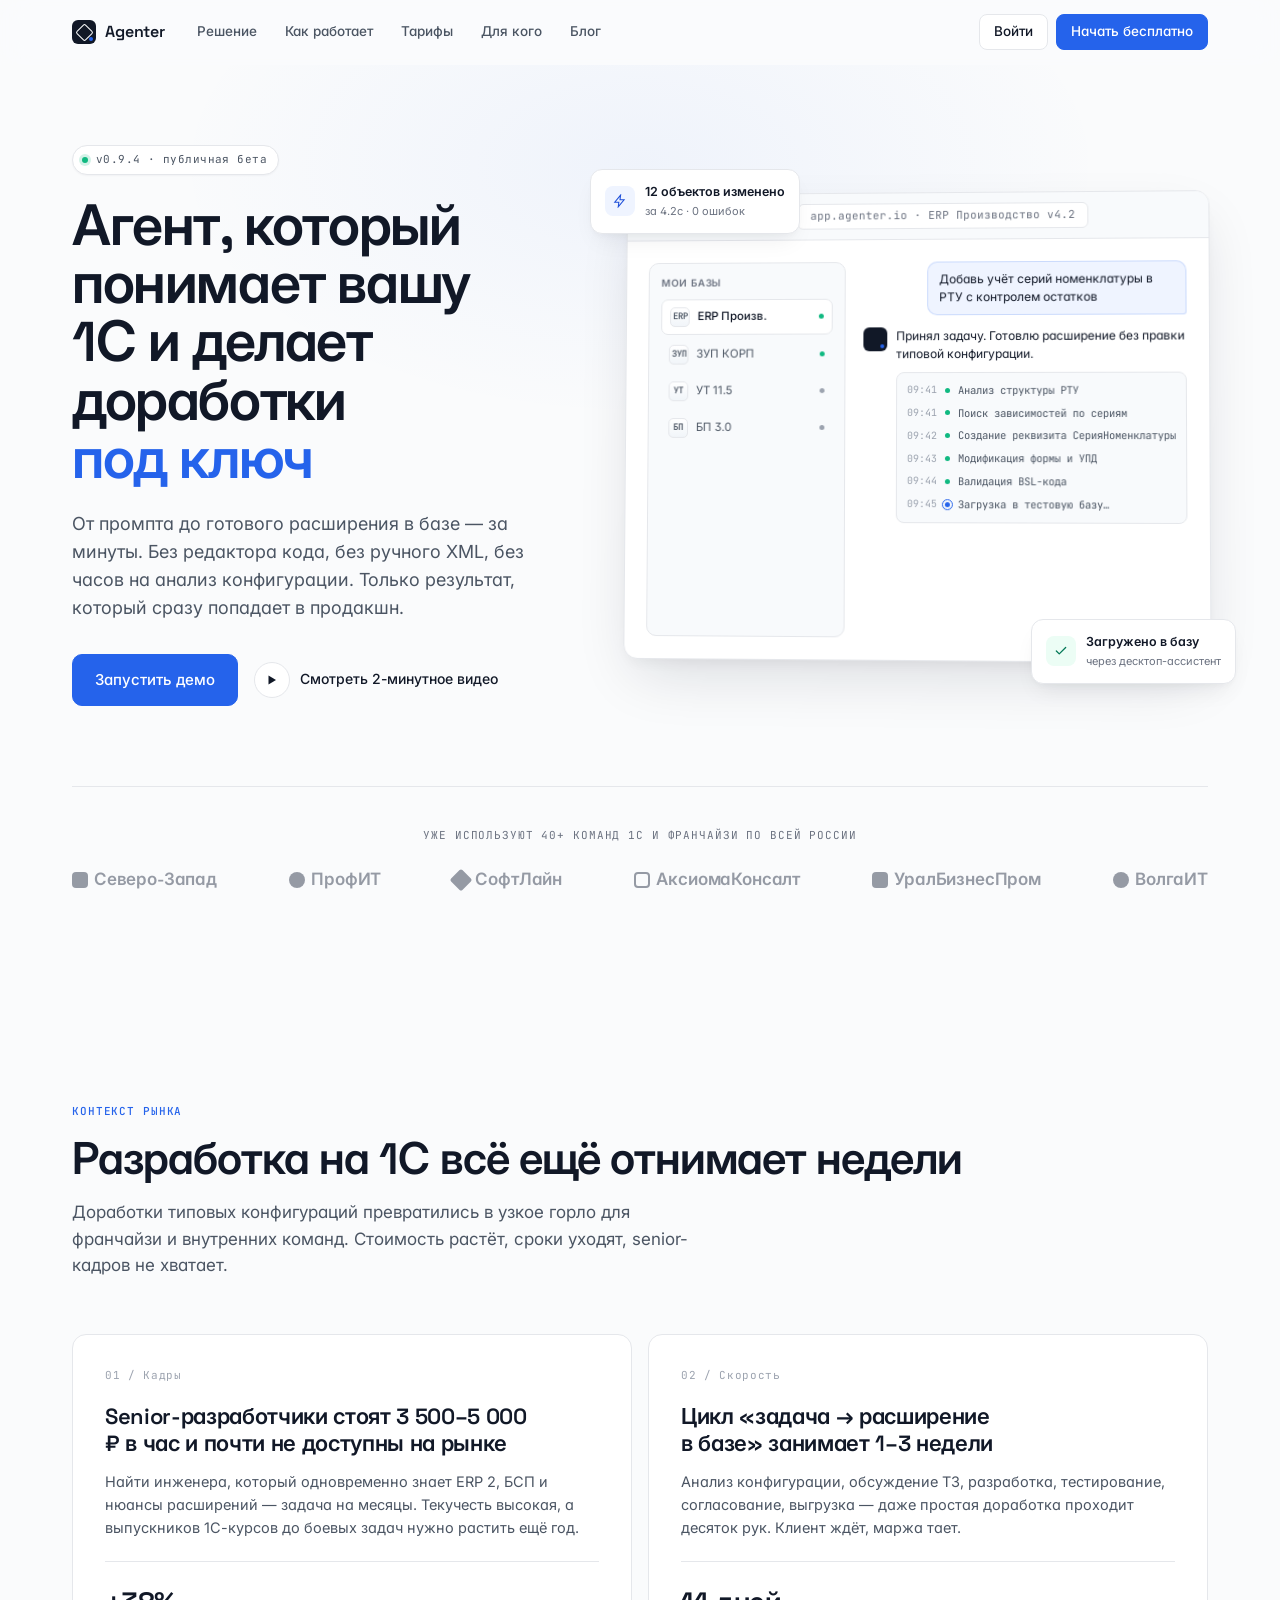
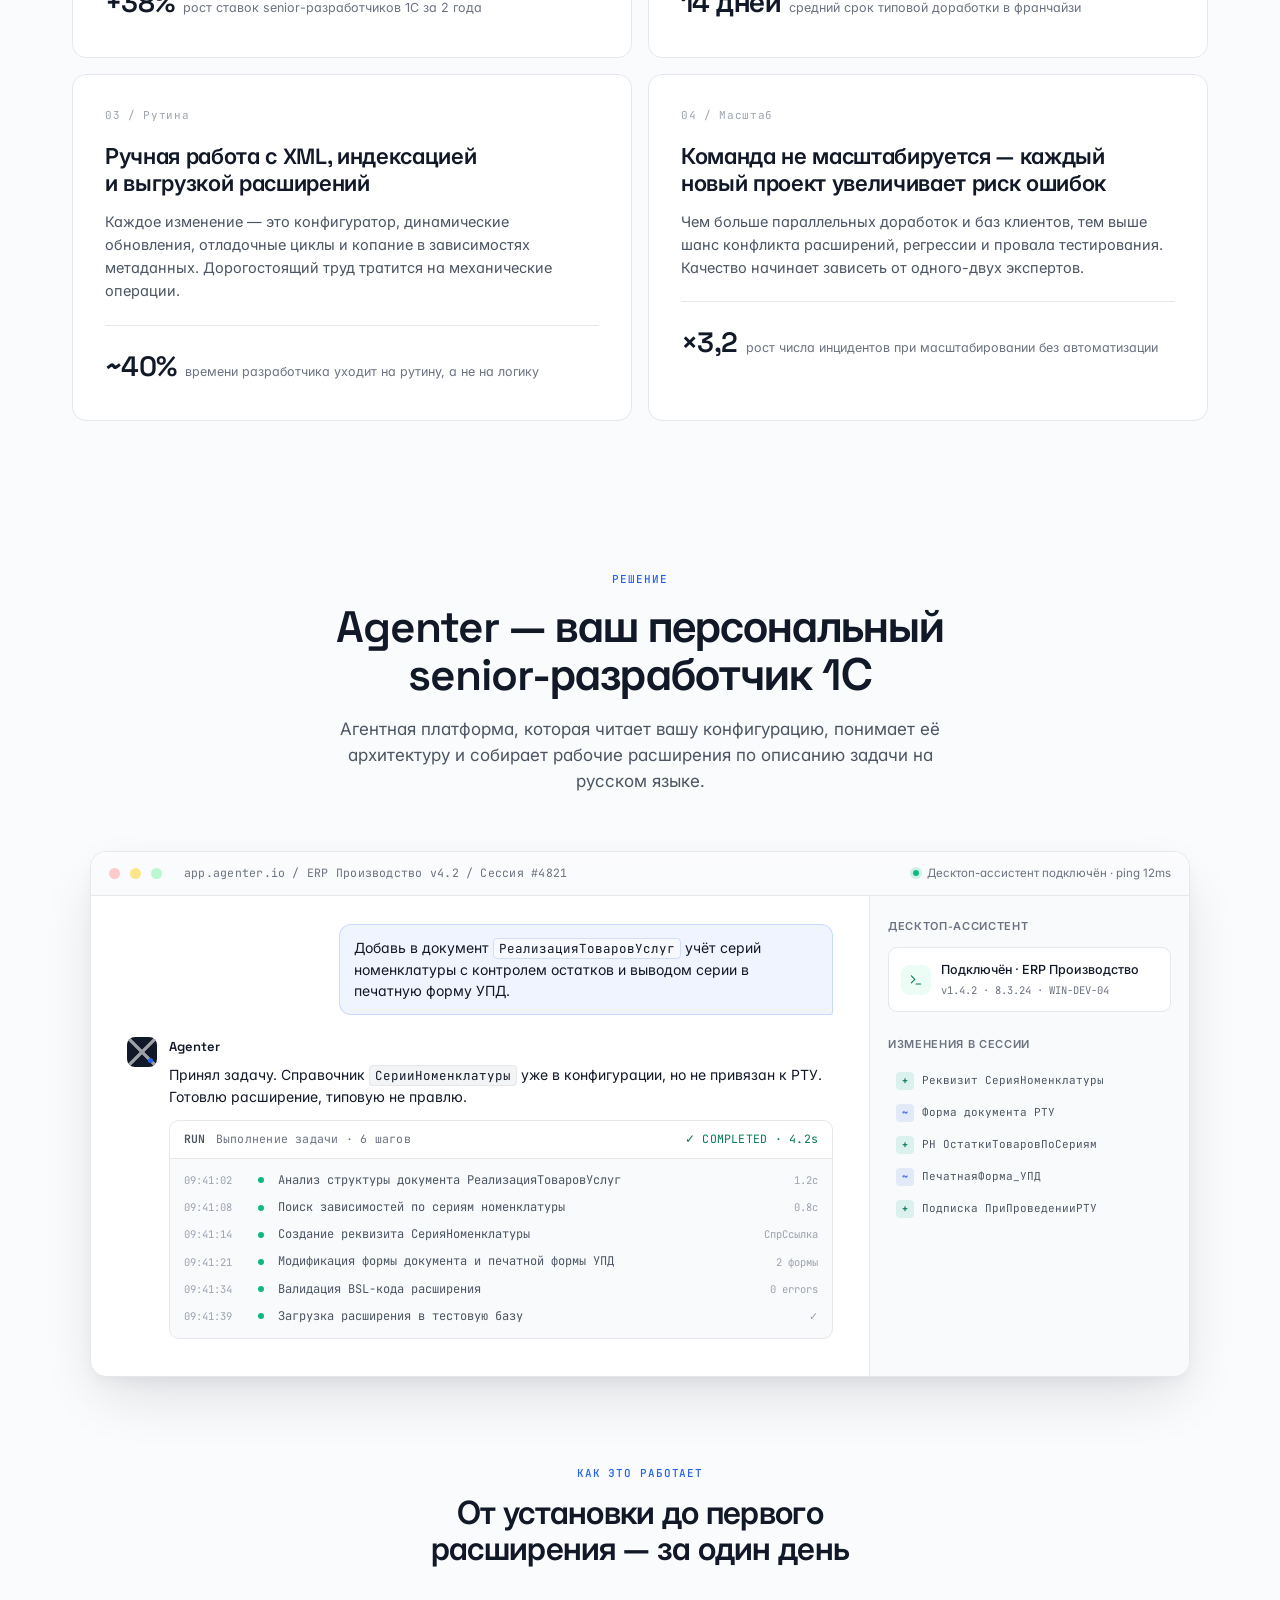
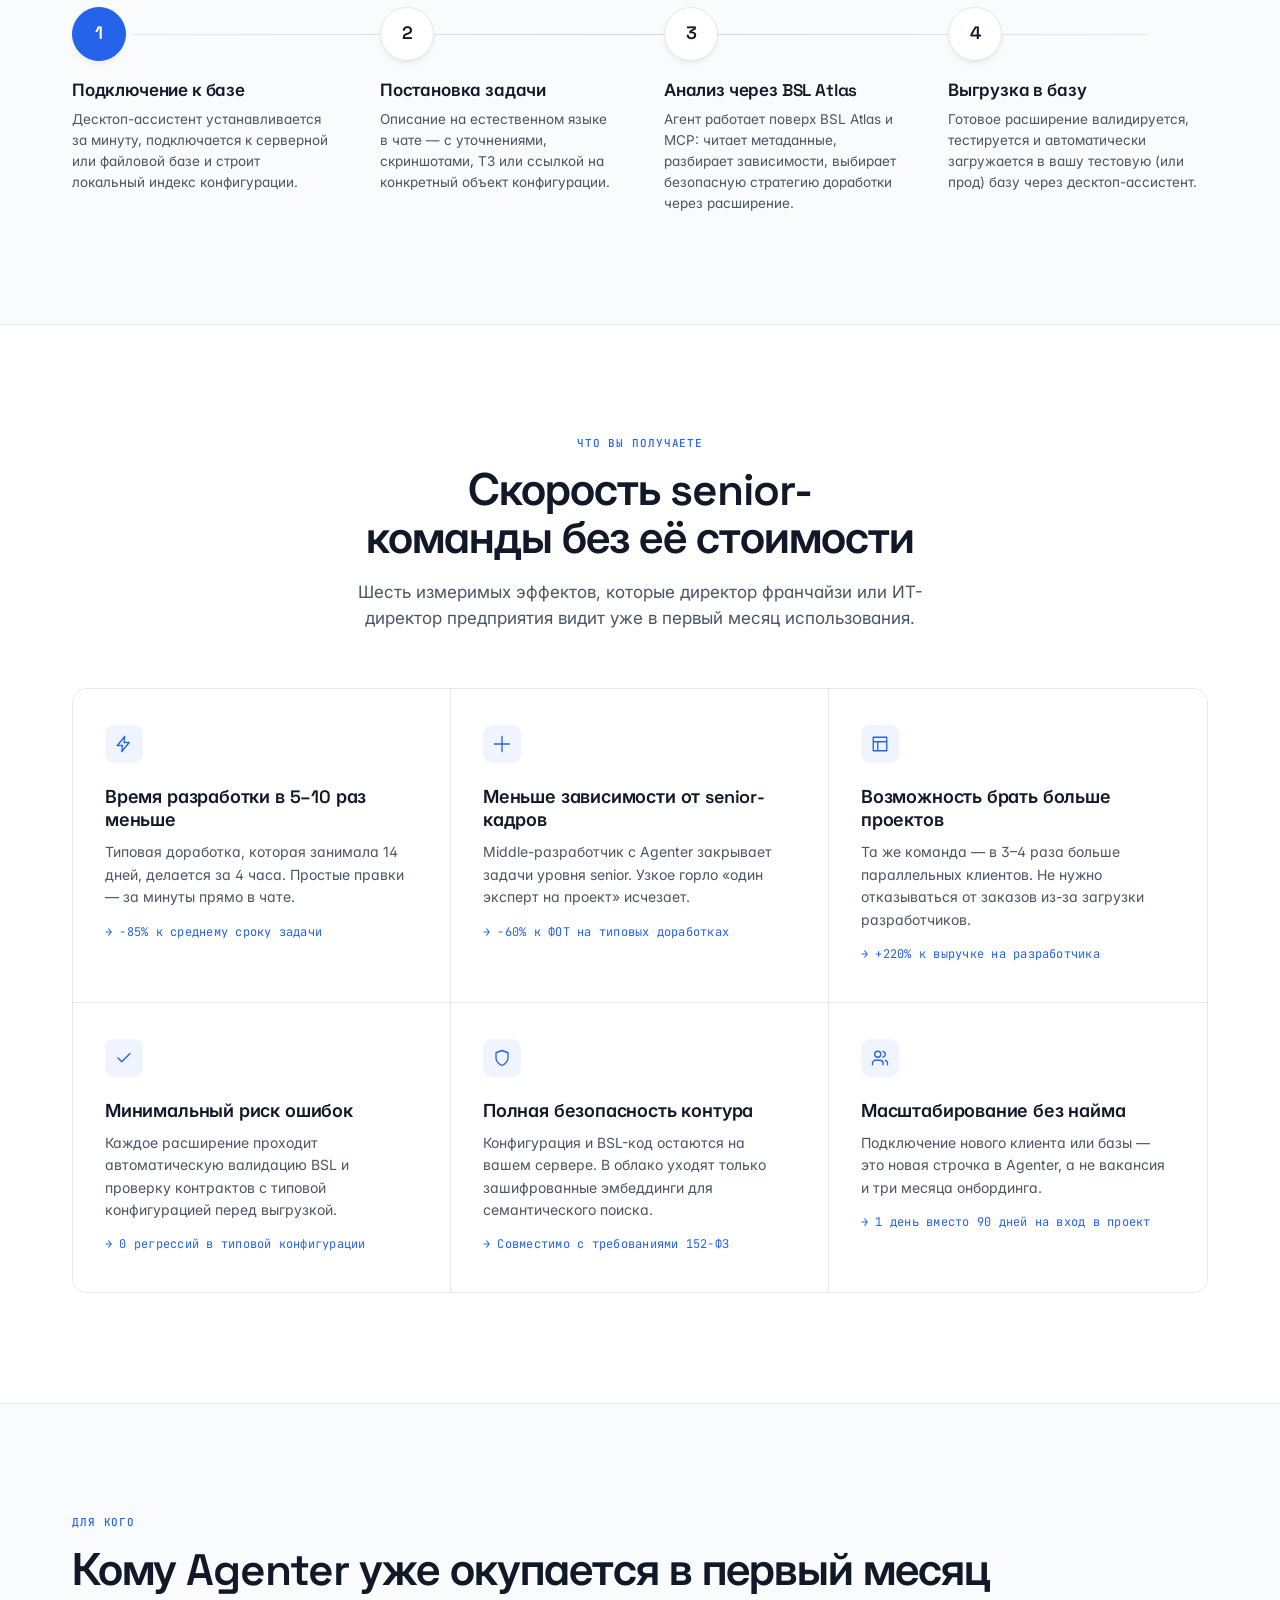
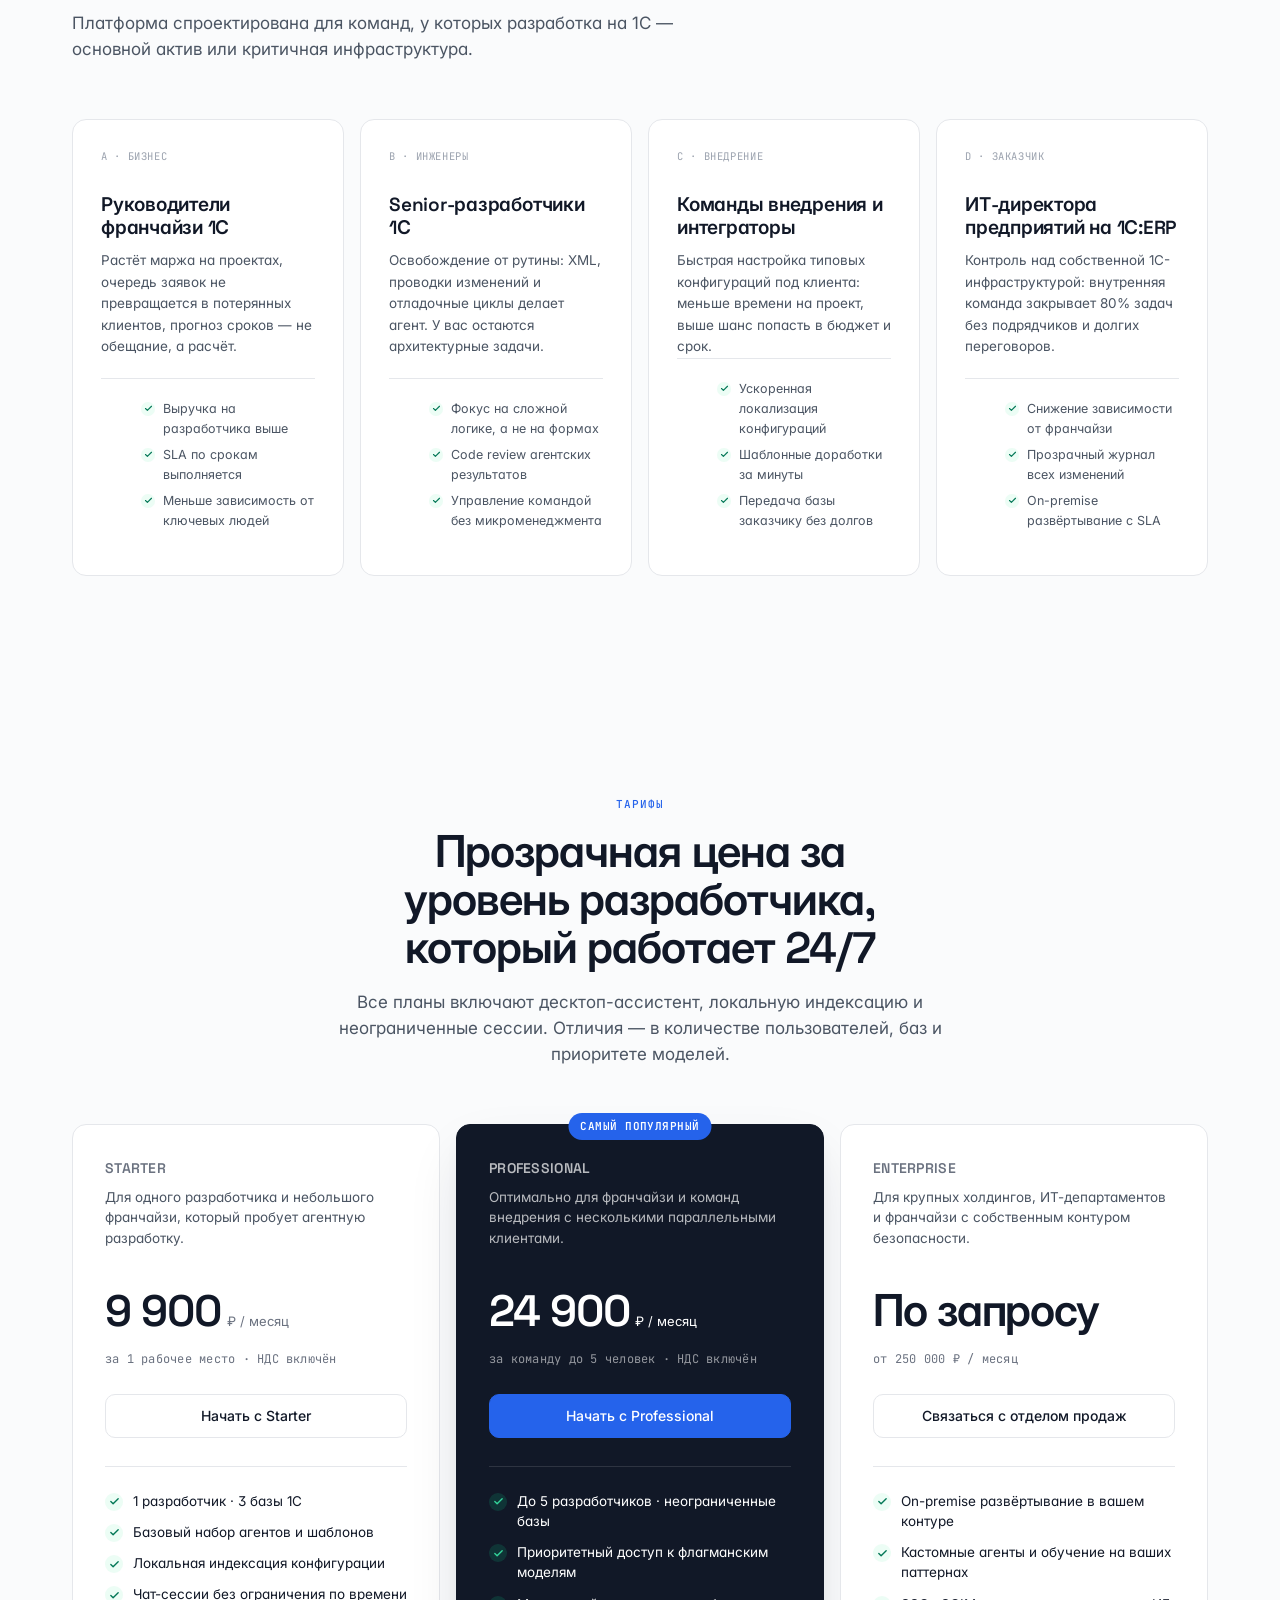
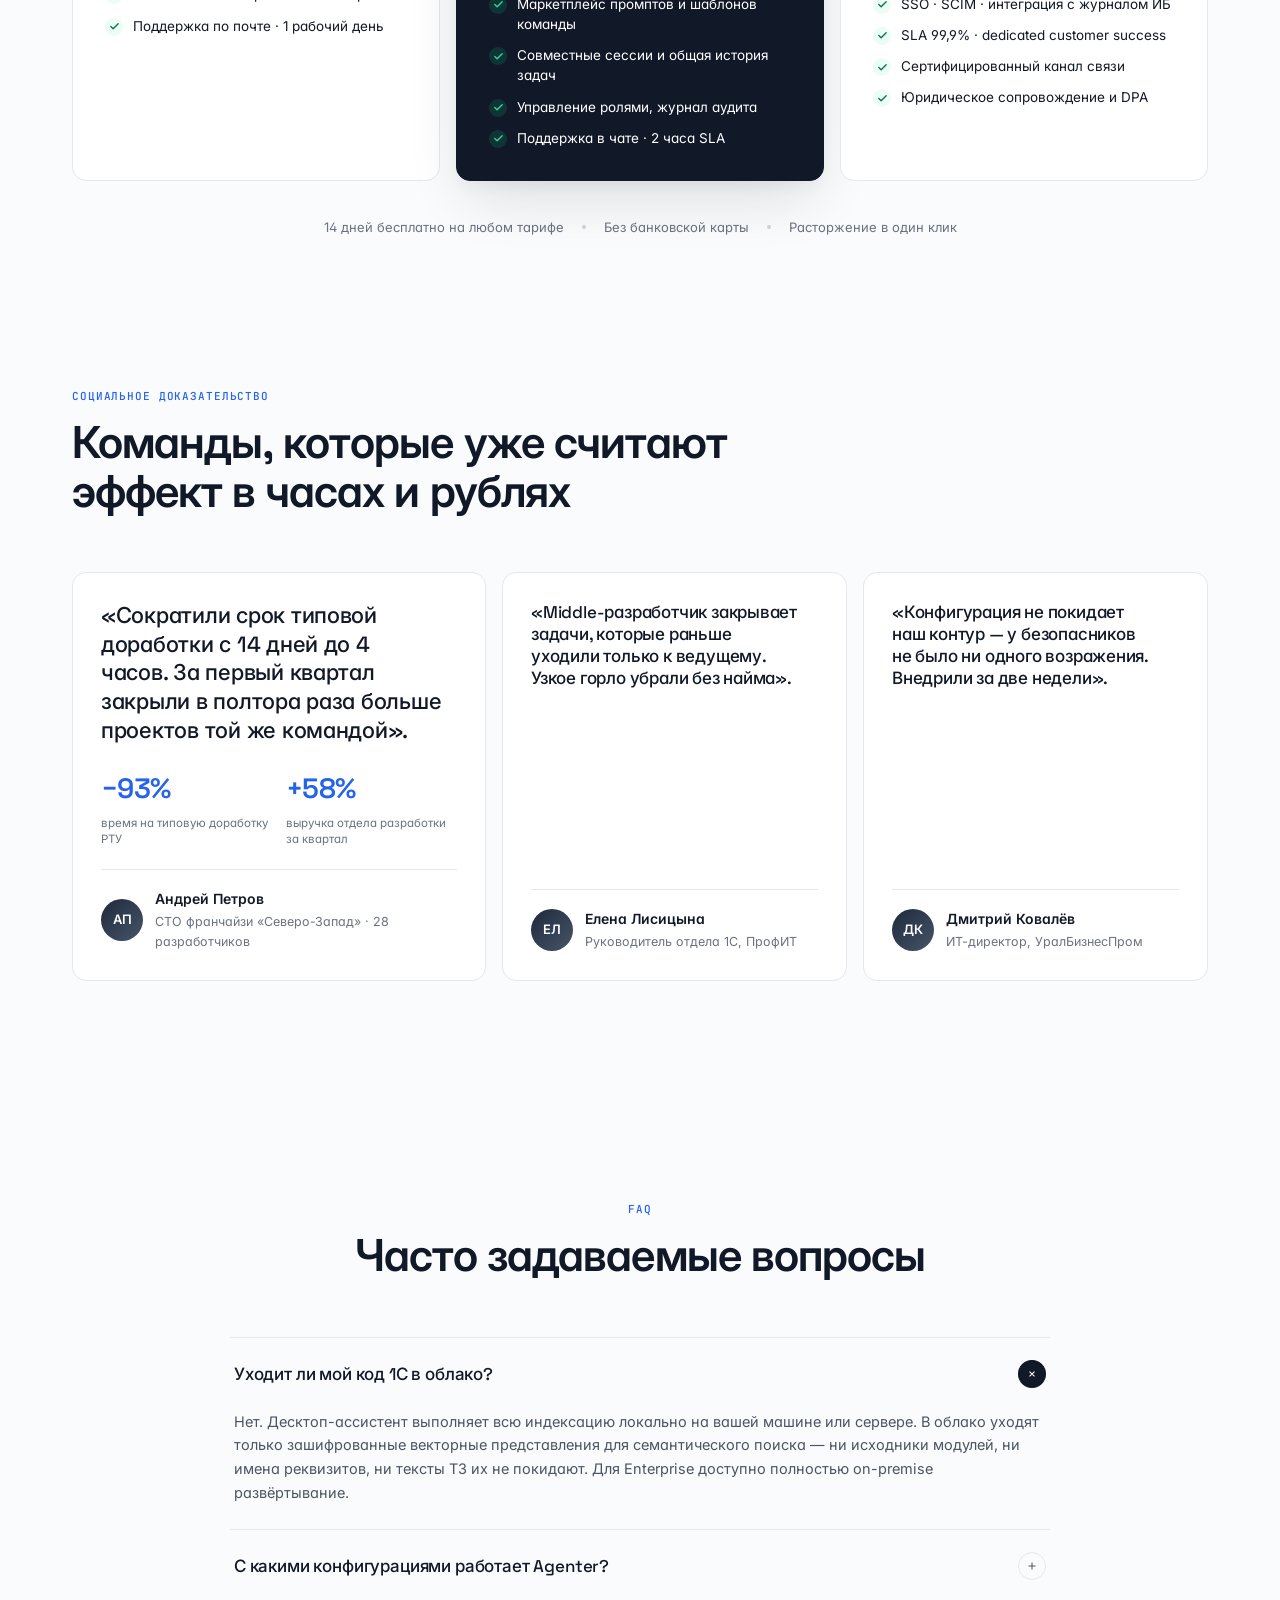
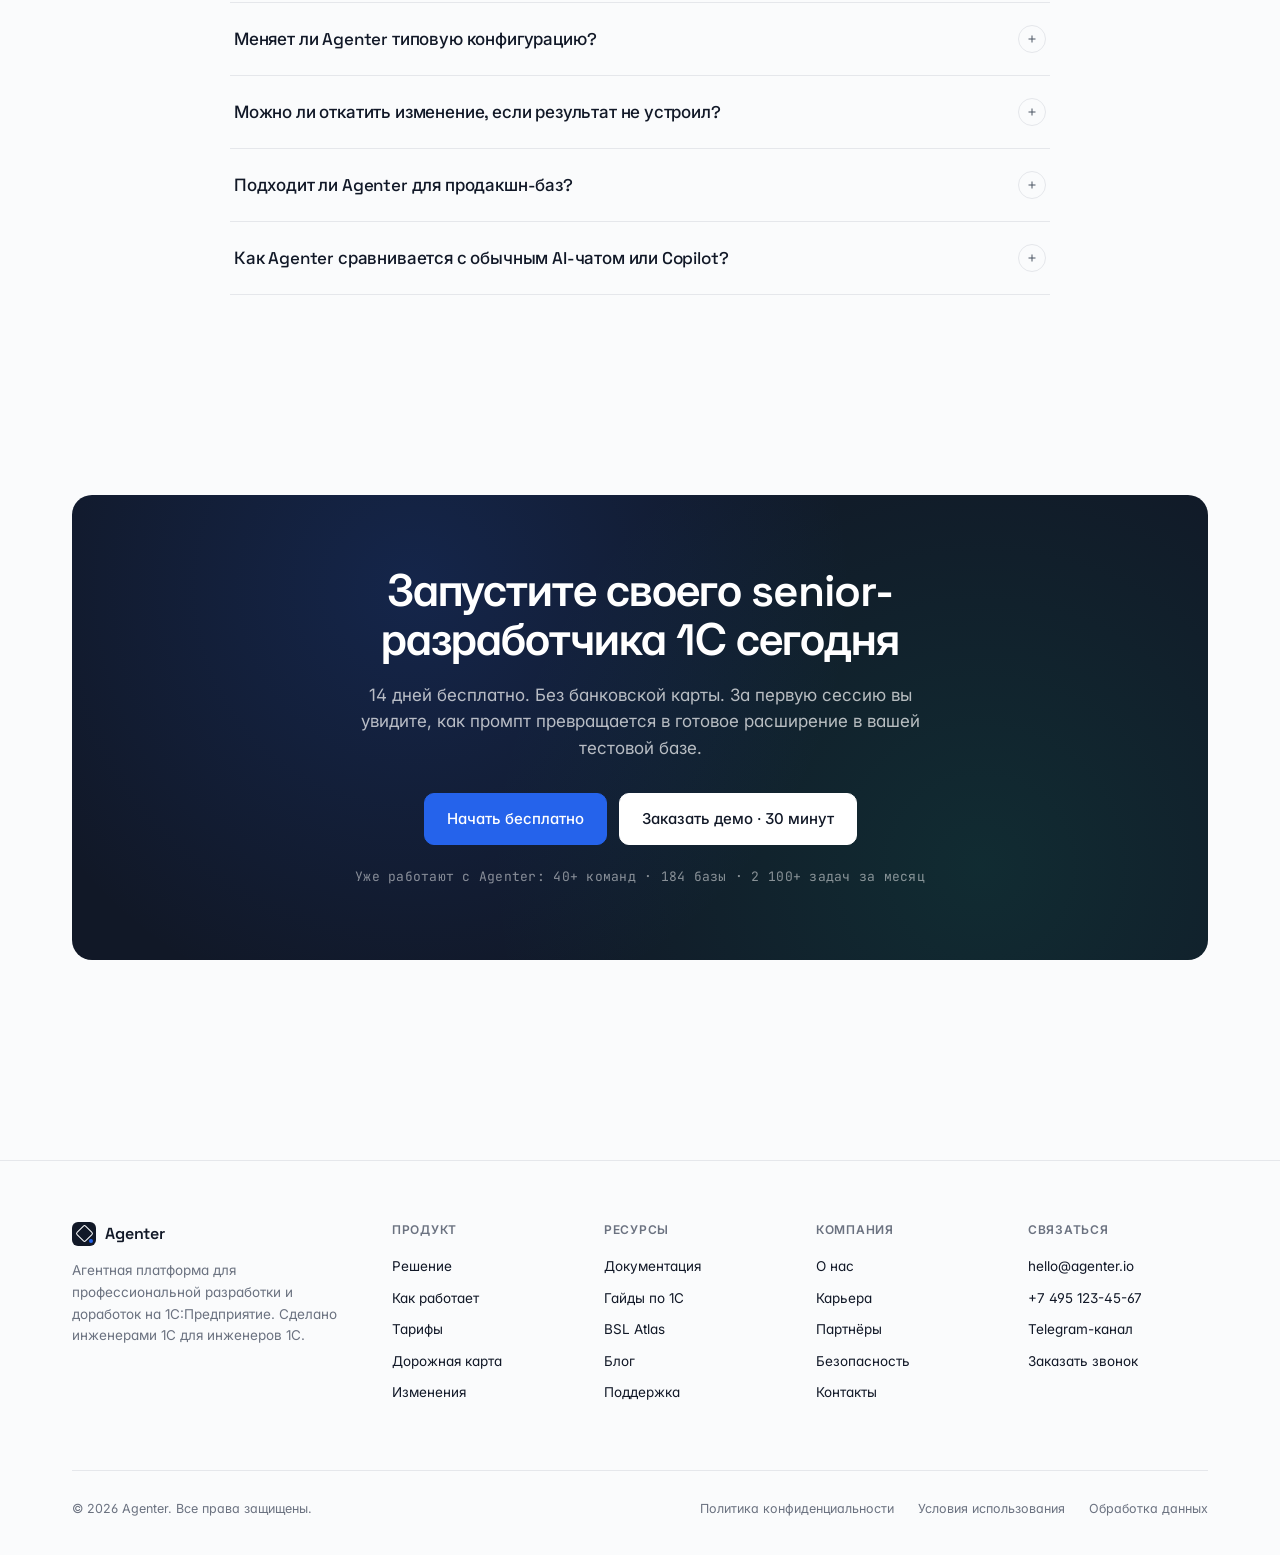
<file: frontend/Agenter Landing.html>
<!DOCTYPE html>
<html lang="ru">
<head>
<meta charset="UTF-8" />
<title>Agenter — Агентная разработка для 1С:Предприятие</title>
<meta name="viewport" content="width=device-width, initial-scale=1" />

<link rel="preconnect" href="https://fonts.googleapis.com" />
<link rel="preconnect" href="https://fonts.gstatic.com" crossorigin />
<link href="https://fonts.googleapis.com/css2?family=Inter:wght@400;500;600;700&family=Space+Grotesk:wght@500;600;700&family=JetBrains+Mono:wght@400;500&display=swap" rel="stylesheet" />

<link rel="stylesheet" href="landing.css" />
</head>
<body class="lp">

<!-- ============ HEADER ============ -->
<header class="lp-header" id="lp-header">
  <div class="container lp-header-inner">
    <a href="#" class="lp-brand">
      <div class="lp-brand-mark"></div>
      <div class="lp-brand-name">Agenter</div>
    </a>
    <nav class="lp-nav">
      <a href="#solution">Решение</a>
      <a href="#how">Как работает</a>
      <a href="#pricing">Тарифы</a>
      <a href="#audience">Для кого</a>
      <a href="#blog">Блог</a>
    </nav>
    <div class="lp-header-cta">
      <a href="#" class="lp-btn">Войти</a>
      <a href="#cta" class="lp-btn primary">Начать бесплатно</a>
    </div>
  </div>
</header>

<!-- ============ HERO ============ -->
<section class="lp-hero">
  <div class="container lp-hero-grid">
    <div class="reveal in">
      <div class="lp-eyebrow">
        <span class="dot"></span>
        <span>v0.9.4 · публичная бета</span>
      </div>
      <h1 class="lp-h1">Агент, который понимает вашу 1С и делает доработки <em>под ключ</em></h1>
      <p class="lp-hero-sub">От промпта до готового расширения в базе — за минуты. Без редактора кода, без ручного XML, без часов на анализ конфигурации. Только результат, который сразу попадает в продакшн.</p>
      <div class="lp-hero-actions">
        <a href="#cta" class="lp-btn primary xl">Запустить демо</a>
        <a href="#" class="lp-play">
          <span class="lp-play-icon">
            <svg width="12" height="12" viewBox="0 0 24 24" fill="currentColor"><path d="M5 3v18l15-9z"/></svg>
          </span>
          Смотреть 2-минутное видео
        </a>
      </div>
    </div>

    <div class="reveal in delay-2" style="position: relative;">
      <div class="hero-mockup">
        <div class="hero-mockup-bar">
          <span class="dot r"></span><span class="dot y"></span><span class="dot g"></span>
          <span class="url">app.agenter.io · ERP Производство v4.2</span>
        </div>
        <div class="hero-mockup-body">
          <div class="hm-side">
            <div class="hm-side-label">Мои базы</div>
            <div class="hm-base active"><span class="hm-base-ic">ERP</span><span>ERP Произв.</span><span class="dot"></span></div>
            <div class="hm-base"><span class="hm-base-ic">ЗУП</span><span>ЗУП КОРП</span><span class="dot"></span></div>
            <div class="hm-base"><span class="hm-base-ic">УТ</span><span>УТ 11.5</span><span class="dot gray"></span></div>
            <div class="hm-base"><span class="hm-base-ic">БП</span><span>БП 3.0</span><span class="dot gray"></span></div>
          </div>
          <div class="hm-main">
            <div class="hm-msg-user">Добавь учёт серий номенклатуры в РТУ с контролем остатков</div>
            <div class="hm-agent">
              <div class="hm-agent-av"></div>
              <div class="hm-agent-body">
                <div class="hm-agent-text">Принял задачу. Готовлю расширение без правки типовой конфигурации.</div>
                <div class="hm-log">
                  <div class="hm-log-row" style="animation-delay:0ms"><span class="ts">09:41</span><span class="mk"></span><span class="tx">Анализ структуры РТУ</span></div>
                  <div class="hm-log-row" style="animation-delay:140ms"><span class="ts">09:41</span><span class="mk"></span><span class="tx">Поиск зависимостей по сериям</span></div>
                  <div class="hm-log-row" style="animation-delay:280ms"><span class="ts">09:42</span><span class="mk"></span><span class="tx">Создание реквизита СерияНоменклатуры</span></div>
                  <div class="hm-log-row" style="animation-delay:420ms"><span class="ts">09:43</span><span class="mk"></span><span class="tx">Модификация формы и УПД</span></div>
                  <div class="hm-log-row" style="animation-delay:560ms"><span class="ts">09:44</span><span class="mk"></span><span class="tx">Валидация BSL-кода</span></div>
                  <div class="hm-log-row run" style="animation-delay:700ms"><span class="ts">09:45</span><span class="mk"></span><span class="tx">Загрузка в тестовую базу…</span></div>
                </div>
              </div>
            </div>
          </div>
        </div>
      </div>

      <div class="hero-side-card tl blue">
        <div class="ic">
          <svg width="14" height="14" viewBox="0 0 24 24" fill="none" stroke="currentColor" stroke-width="1.8" stroke-linecap="round"><path d="M13 2 3 14h7l-1 8 10-12h-7l1-8z"/></svg>
        </div>
        <div>
          <div class="hsc-title">12 объектов изменено</div>
          <div class="hsc-sub">за 4.2с · 0 ошибок</div>
        </div>
      </div>
      <div class="hero-side-card br">
        <div class="ic">
          <svg width="14" height="14" viewBox="0 0 24 24" fill="none" stroke="currentColor" stroke-width="2.2" stroke-linecap="round" stroke-linejoin="round"><polyline points="20 6 9 17 4 12"/></svg>
        </div>
        <div>
          <div class="hsc-title">Загружено в базу</div>
          <div class="hsc-sub">через десктоп-ассистент</div>
        </div>
      </div>
    </div>
  </div>

  <div class="container">
    <div class="trust-bar reveal">
      <div class="trust-label">Уже используют 40+ команд 1С и франчайзи по всей России</div>
      <div class="trust-logos">
        <div class="trust-logo"><span class="mark"></span>Северо-Запад</div>
        <div class="trust-logo"><span class="mark circle"></span>ПрофИТ</div>
        <div class="trust-logo"><span class="mark diamond"></span>СофтЛайн</div>
        <div class="trust-logo"><span class="mark outline"></span>АксиомаКонсалт</div>
        <div class="trust-logo"><span class="mark"></span>УралБизнесПром</div>
        <div class="trust-logo"><span class="mark circle"></span>ВолгаИТ</div>
      </div>
    </div>
  </div>
</section>

<!-- ============ PAINS ============ -->
<section class="lp-section" id="pains">
  <div class="container">
    <div class="lp-section-head reveal">
      <div class="section-eyebrow">Контекст рынка</div>
      <h2 class="lp-h2">Разработка на 1С всё ещё отнимает недели</h2>
      <p class="lp-section-sub">Доработки типовых конфигураций превратились в узкое горло для франчайзи и внутренних команд. Стоимость растёт, сроки уходят, senior-кадров не хватает.</p>
    </div>

    <div class="pains-grid">
      <div class="pain-card reveal">
        <div class="pain-num">01 / Кадры</div>
        <div class="pain-title">Senior-разработчики стоят 3 500–5 000 ₽ в час и почти не доступны на рынке</div>
        <div class="pain-desc">Найти инженера, который одновременно знает ERP 2, БСП и нюансы расширений — задача на месяцы. Текучесть высокая, а выпускников 1С-курсов до боевых задач нужно растить ещё год.</div>
        <div class="pain-stat"><span class="pain-stat-value">+38%</span><span class="pain-stat-label">рост ставок senior-разработчиков 1С за 2 года</span></div>
      </div>

      <div class="pain-card reveal delay-1">
        <div class="pain-num">02 / Скорость</div>
        <div class="pain-title">Цикл «задача → расширение в базе» занимает 1–3 недели</div>
        <div class="pain-desc">Анализ конфигурации, обсуждение ТЗ, разработка, тестирование, согласование, выгрузка — даже простая доработка проходит десяток рук. Клиент ждёт, маржа тает.</div>
        <div class="pain-stat"><span class="pain-stat-value">14 дней</span><span class="pain-stat-label">средний срок типовой доработки в франчайзи</span></div>
      </div>

      <div class="pain-card reveal delay-2">
        <div class="pain-num">03 / Рутина</div>
        <div class="pain-title">Ручная работа с XML, индексацией и выгрузкой расширений</div>
        <div class="pain-desc">Каждое изменение — это конфигуратор, динамические обновления, отладочные циклы и копание в зависимостях метаданных. Дорогостоящий труд тратится на механические операции.</div>
        <div class="pain-stat"><span class="pain-stat-value">~40%</span><span class="pain-stat-label">времени разработчика уходит на рутину, а не на логику</span></div>
      </div>

      <div class="pain-card reveal delay-3">
        <div class="pain-num">04 / Масштаб</div>
        <div class="pain-title">Команда не масштабируется — каждый новый проект увеличивает риск ошибок</div>
        <div class="pain-desc">Чем больше параллельных доработок и баз клиентов, тем выше шанс конфликта расширений, регрессии и провала тестирования. Качество начинает зависеть от одного-двух экспертов.</div>
        <div class="pain-stat"><span class="pain-stat-value">×3,2</span><span class="pain-stat-label">рост числа инцидентов при масштабировании без автоматизации</span></div>
      </div>
    </div>
  </div>
</section>

<!-- ============ SOLUTION ============ -->
<section class="lp-section" id="solution" style="padding-top: 40px;">
  <div class="container">
    <div class="lp-section-head center reveal" style="max-width: 720px;">
      <div class="section-eyebrow">Решение</div>
      <h2 class="lp-h2">Agenter — ваш персональный senior-разработчик 1С</h2>
      <p class="lp-section-sub">Агентная платформа, которая читает вашу конфигурацию, понимает её архитектуру и собирает рабочие расширения по описанию задачи на русском языке.</p>
    </div>

    <div class="solution-mockup-wrap reveal delay-2">
      <div class="solution-mockup">
        <div class="sm-bar">
          <span class="dot r"></span><span class="dot y"></span><span class="dot g"></span>
          <span class="label">app.agenter.io / ERP Производство v4.2 / Сессия #4821</span>
          <span class="meta"><span class="dot"></span> Десктоп-ассистент подключён · ping 12ms</span>
        </div>
        <div class="sm-body">
          <div class="sm-chat">
            <div class="sm-msg-user">Добавь в документ <code style="background:rgba(255,255,255,0.5);border:1px solid rgba(37,99,235,0.18);padding:1px 5px;border-radius:4px;font-family:'JetBrains Mono',monospace;font-size:12.5px;">РеализацияТоваровУслуг</code> учёт серий номенклатуры с контролем остатков и выводом серии в печатную форму УПД.</div>
            <div class="sm-agent">
              <div class="sm-agent-av"></div>
              <div style="flex:1;min-width:0;">
                <div class="sm-agent-name">Agenter</div>
                <div class="sm-agent-text">Принял задачу. Справочник <code>СерииНоменклатуры</code> уже в конфигурации, но не привязан к РТУ. Готовлю расширение, типовую не правлю.</div>
                <div class="sm-log">
                  <div class="sm-log-head">
                    <span style="font-family:'JetBrains Mono',monospace;font-weight:600;color:var(--text-2);">RUN</span>
                    <span>Выполнение задачи · 6 шагов</span>
                    <span style="margin-left:auto;color:#047857;">✓ COMPLETED · 4.2s</span>
                  </div>
                  <div class="sm-log-rows">
                    <div class="sm-log-row"><span class="ts">09:41:02</span><span class="mk"></span><span class="tx">Анализ структуры документа РеализацияТоваровУслуг</span><span class="meta">1.2с</span></div>
                    <div class="sm-log-row"><span class="ts">09:41:08</span><span class="mk"></span><span class="tx">Поиск зависимостей по сериям номенклатуры</span><span class="meta">0.8с</span></div>
                    <div class="sm-log-row"><span class="ts">09:41:14</span><span class="mk"></span><span class="tx">Создание реквизита СерияНоменклатуры</span><span class="meta">СпрСсылка</span></div>
                    <div class="sm-log-row"><span class="ts">09:41:21</span><span class="mk"></span><span class="tx">Модификация формы документа и печатной формы УПД</span><span class="meta">2 формы</span></div>
                    <div class="sm-log-row"><span class="ts">09:41:34</span><span class="mk"></span><span class="tx">Валидация BSL-кода расширения</span><span class="meta">0 errors</span></div>
                    <div class="sm-log-row"><span class="ts">09:41:39</span><span class="mk"></span><span class="tx">Загрузка расширения в тестовую базу</span><span class="meta">✓</span></div>
                  </div>
                </div>
              </div>
            </div>
          </div>
          <div class="sm-side">
            <h4>Десктоп-ассистент</h4>
            <div class="sm-host">
              <div class="sm-host-ic">
                <svg width="14" height="14" viewBox="0 0 24 24" fill="none" stroke="currentColor" stroke-width="1.8" stroke-linecap="round" stroke-linejoin="round"><path d="m4 17 6-6-6-6M12 19h8"/></svg>
              </div>
              <div>
                <div class="sm-host-name">Подключён · ERP Производство</div>
                <div class="sm-host-meta">v1.4.2 · 8.3.24 · WIN-DEV-04</div>
              </div>
            </div>
            <h4>Изменения в сессии</h4>
            <div class="sm-changes">
              <div class="sm-ch-row"><span class="sm-ch-tag add">+</span><span>Реквизит СерияНоменклатуры</span></div>
              <div class="sm-ch-row"><span class="sm-ch-tag mod">~</span><span>Форма документа РТУ</span></div>
              <div class="sm-ch-row"><span class="sm-ch-tag add">+</span><span>РН ОстаткиТоваровПоСериям</span></div>
              <div class="sm-ch-row"><span class="sm-ch-tag mod">~</span><span>ПечатнаяФорма_УПД</span></div>
              <div class="sm-ch-row"><span class="sm-ch-tag add">+</span><span>Подписка ПриПроведенииРТУ</span></div>
            </div>
          </div>
        </div>
      </div>
    </div>

    <div id="how" style="padding-top: 24px;">
      <div class="lp-section-head center reveal" style="max-width: 640px; margin-bottom: 40px;">
        <div class="section-eyebrow">Как это работает</div>
        <h2 class="lp-h2" style="font-size: 32px;">От установки до первого расширения — за один день</h2>
      </div>
      <div class="timeline">
        <div class="tl-step accent reveal">
          <div class="tl-num">1</div>
          <div class="tl-title">Подключение к базе</div>
          <div class="tl-desc">Десктоп-ассистент устанавливается за минуту, подключается к серверной или файловой базе и строит локальный индекс конфигурации.</div>
        </div>
        <div class="tl-step reveal delay-1">
          <div class="tl-num">2</div>
          <div class="tl-title">Постановка задачи</div>
          <div class="tl-desc">Описание на естественном языке в чате — с уточнениями, скриншотами, ТЗ или ссылкой на конкретный объект конфигурации.</div>
        </div>
        <div class="tl-step reveal delay-2">
          <div class="tl-num">3</div>
          <div class="tl-title">Анализ через BSL Atlas</div>
          <div class="tl-desc">Агент работает поверх BSL Atlas и MCP: читает метаданные, разбирает зависимости, выбирает безопасную стратегию доработки через расширение.</div>
        </div>
        <div class="tl-step reveal delay-3">
          <div class="tl-num">4</div>
          <div class="tl-title">Выгрузка в базу</div>
          <div class="tl-desc">Готовое расширение валидируется, тестируется и автоматически загружается в вашу тестовую (или прод) базу через десктоп-ассистент.</div>
        </div>
      </div>
    </div>
  </div>
</section>

<!-- ============ BENEFITS ============ -->
<section class="lp-section benefits" id="benefits">
  <div class="container">
    <div class="lp-section-head center reveal" style="max-width: 680px;">
      <div class="section-eyebrow">Что вы получаете</div>
      <h2 class="lp-h2">Скорость senior-команды без её стоимости</h2>
      <p class="lp-section-sub">Шесть измеримых эффектов, которые директор франчайзи или ИТ-директор предприятия видит уже в первый месяц использования.</p>
    </div>

    <div class="benefits-grid reveal">
      <div class="benefit">
        <div class="benefit-ic">
          <svg viewBox="0 0 24 24" fill="none" stroke="currentColor" stroke-width="1.8" stroke-linecap="round" stroke-linejoin="round"><path d="M13 2 3 14h7l-1 8 10-12h-7l1-8z"/></svg>
        </div>
        <div class="benefit-title">Время разработки в 5–10 раз меньше</div>
        <div class="benefit-desc">Типовая доработка, которая занимала 14 дней, делается за 4 часа. Простые правки — за минуты прямо в чате.</div>
        <div class="benefit-metric">→ −85% к среднему сроку задачи</div>
      </div>
      <div class="benefit">
        <div class="benefit-ic">
          <svg viewBox="0 0 24 24" fill="none" stroke="currentColor" stroke-width="1.8" stroke-linecap="round" stroke-linejoin="round"><path d="M12 2v20M2 12h20"/></svg>
        </div>
        <div class="benefit-title">Меньше зависимости от senior-кадров</div>
        <div class="benefit-desc">Middle-разработчик с Agenter закрывает задачи уровня senior. Узкое горло «один эксперт на проект» исчезает.</div>
        <div class="benefit-metric">→ −60% к ФОТ на типовых доработках</div>
      </div>
      <div class="benefit">
        <div class="benefit-ic">
          <svg viewBox="0 0 24 24" fill="none" stroke="currentColor" stroke-width="1.8" stroke-linecap="round" stroke-linejoin="round"><path d="M3 3h18v18H3zM3 9h18M9 21V9"/></svg>
        </div>
        <div class="benefit-title">Возможность брать больше проектов</div>
        <div class="benefit-desc">Та же команда — в 3–4 раза больше параллельных клиентов. Не нужно отказываться от заказов из-за загрузки разработчиков.</div>
        <div class="benefit-metric">→ +220% к выручке на разработчика</div>
      </div>
      <div class="benefit">
        <div class="benefit-ic">
          <svg viewBox="0 0 24 24" fill="none" stroke="currentColor" stroke-width="1.8" stroke-linecap="round" stroke-linejoin="round"><polyline points="20 6 9 17 4 12"/></svg>
        </div>
        <div class="benefit-title">Минимальный риск ошибок</div>
        <div class="benefit-desc">Каждое расширение проходит автоматическую валидацию BSL и проверку контрактов с типовой конфигурацией перед выгрузкой.</div>
        <div class="benefit-metric">→ 0 регрессий в типовой конфигурации</div>
      </div>
      <div class="benefit">
        <div class="benefit-ic">
          <svg viewBox="0 0 24 24" fill="none" stroke="currentColor" stroke-width="1.8" stroke-linecap="round" stroke-linejoin="round"><path d="M12 22s8-4 8-10V5l-8-3-8 3v7c0 6 8 10 8 10z"/></svg>
        </div>
        <div class="benefit-title">Полная безопасность контура</div>
        <div class="benefit-desc">Конфигурация и BSL-код остаются на вашем сервере. В облако уходят только зашифрованные эмбеддинги для семантического поиска.</div>
        <div class="benefit-metric">→ Совместимо с требованиями 152-ФЗ</div>
      </div>
      <div class="benefit">
        <div class="benefit-ic">
          <svg viewBox="0 0 24 24" fill="none" stroke="currentColor" stroke-width="1.8" stroke-linecap="round" stroke-linejoin="round"><path d="M16 21v-2a4 4 0 0 0-4-4H6a4 4 0 0 0-4 4v2M22 21v-2a4 4 0 0 0-3-3.87M9 11a4 4 0 1 0 0-8 4 4 0 0 0 0 8zM16 3.13a4 4 0 0 1 0 7.75"/></svg>
        </div>
        <div class="benefit-title">Масштабирование без найма</div>
        <div class="benefit-desc">Подключение нового клиента или базы — это новая строчка в Agenter, а не вакансия и три месяца онбординга.</div>
        <div class="benefit-metric">→ 1 день вместо 90 дней на вход в проект</div>
      </div>
    </div>
  </div>
</section>

<!-- ============ AUDIENCE ============ -->
<section class="lp-section" id="audience">
  <div class="container">
    <div class="lp-section-head reveal">
      <div class="section-eyebrow">Для кого</div>
      <h2 class="lp-h2">Кому Agenter уже окупается в первый месяц</h2>
      <p class="lp-section-sub">Платформа спроектирована для команд, у которых разработка на 1С — основной актив или критичная инфраструктура.</p>
    </div>

    <div class="audience-grid">
      <div class="aud-card reveal">
        <div class="aud-tag">A · Бизнес</div>
        <div class="aud-title">Руководители франчайзи 1С</div>
        <div class="aud-desc">Растёт маржа на проектах, очередь заявок не превращается в потерянных клиентов, прогноз сроков — не обещание, а расчёт.</div>
        <ul class="aud-bullets">
          <li>Выручка на разработчика выше</li>
          <li>SLA по срокам выполняется</li>
          <li>Меньше зависимость от ключевых людей</li>
        </ul>
      </div>
      <div class="aud-card reveal delay-1">
        <div class="aud-tag">B · Инженеры</div>
        <div class="aud-title">Senior-разработчики 1С</div>
        <div class="aud-desc">Освобождение от рутины: XML, проводки изменений и отладочные циклы делает агент. У вас остаются архитектурные задачи.</div>
        <ul class="aud-bullets">
          <li>Фокус на сложной логике, а не на формах</li>
          <li>Code review агентских результатов</li>
          <li>Управление командой без микроменеджмента</li>
        </ul>
      </div>
      <div class="aud-card reveal delay-2">
        <div class="aud-tag">C · Внедрение</div>
        <div class="aud-title">Команды внедрения и интеграторы</div>
        <div class="aud-desc">Быстрая настройка типовых конфигураций под клиента: меньше времени на проект, выше шанс попасть в бюджет и срок.</div>
        <ul class="aud-bullets">
          <li>Ускоренная локализация конфигураций</li>
          <li>Шаблонные доработки за минуты</li>
          <li>Передача базы заказчику без долгов</li>
        </ul>
      </div>
      <div class="aud-card reveal delay-3">
        <div class="aud-tag">D · Заказчик</div>
        <div class="aud-title">ИТ-директора предприятий на 1С:ERP</div>
        <div class="aud-desc">Контроль над собственной 1С-инфраструктурой: внутренняя команда закрывает 80% задач без подрядчиков и долгих переговоров.</div>
        <ul class="aud-bullets">
          <li>Снижение зависимости от франчайзи</li>
          <li>Прозрачный журнал всех изменений</li>
          <li>On-premise развёртывание с SLA</li>
        </ul>
      </div>
    </div>
  </div>
</section>

<!-- ============ PRICING ============ -->
<section class="lp-section" id="pricing">
  <div class="container">
    <div class="lp-section-head center reveal" style="max-width: 640px;">
      <div class="section-eyebrow">Тарифы</div>
      <h2 class="lp-h2">Прозрачная цена за уровень разработчика, который работает 24/7</h2>
      <p class="lp-section-sub">Все планы включают десктоп-ассистент, локальную индексацию и неограниченные сессии. Отличия — в количестве пользователей, баз и приоритете моделей.</p>
    </div>

    <div class="pricing-grid">
      <!-- Starter -->
      <div class="price-card reveal">
        <div class="price-name">Starter</div>
        <div class="price-desc">Для одного разработчика и небольшого франчайзи, который пробует агентную разработку.</div>
        <div class="price-row">
          <div class="price-amt">9 900</div>
          <div class="price-period">₽ / месяц</div>
        </div>
        <div class="price-note">за 1 рабочее место · НДС включён</div>
        <button class="price-cta">Начать с Starter</button>
        <ul class="price-list">
          <li>1 разработчик · 3 базы 1С</li>
          <li>Базовый набор агентов и шаблонов</li>
          <li>Локальная индексация конфигурации</li>
          <li>Чат-сессии без ограничения по времени</li>
          <li>Поддержка по почте · 1 рабочий день</li>
        </ul>
      </div>

      <!-- Professional -->
      <div class="price-card featured reveal delay-1">
        <div class="price-badge">САМЫЙ ПОПУЛЯРНЫЙ</div>
        <div class="price-name">Professional</div>
        <div class="price-desc">Оптимально для франчайзи и команд внедрения с несколькими параллельными клиентами.</div>
        <div class="price-row">
          <div class="price-amt">24 900</div>
          <div class="price-period">₽ / месяц</div>
        </div>
        <div class="price-note">за команду до 5 человек · НДС включён</div>
        <button class="price-cta">Начать с Professional</button>
        <ul class="price-list">
          <li>До 5 разработчиков · неограниченные базы</li>
          <li>Приоритетный доступ к флагманским моделям</li>
          <li>Маркетплейс промптов и шаблонов команды</li>
          <li>Совместные сессии и общая история задач</li>
          <li>Управление ролями, журнал аудита</li>
          <li>Поддержка в чате · 2 часа SLA</li>
        </ul>
      </div>

      <!-- Enterprise -->
      <div class="price-card reveal delay-2">
        <div class="price-name">Enterprise</div>
        <div class="price-desc">Для крупных холдингов, ИТ-департаментов и франчайзи с собственным контуром безопасности.</div>
        <div class="price-row">
          <div class="price-amt">По запросу</div>
        </div>
        <div class="price-note">от 250 000 ₽ / месяц</div>
        <button class="price-cta">Связаться с отделом продаж</button>
        <ul class="price-list">
          <li>On-premise развёртывание в вашем контуре</li>
          <li>Кастомные агенты и обучение на ваших паттернах</li>
          <li>SSO · SCIM · интеграция с журналом ИБ</li>
          <li>SLA 99,9% · dedicated customer success</li>
          <li>Сертифицированный канал связи</li>
          <li>Юридическое сопровождение и DPA</li>
        </ul>
      </div>
    </div>

    <div class="pricing-foot">
      <span>14 дней бесплатно на любом тарифе</span>
      <span class="sep"></span>
      <span>Без банковской карты</span>
      <span class="sep"></span>
      <span>Расторжение в один клик</span>
    </div>
  </div>
</section>

<!-- ============ CASES / SOCIAL PROOF ============ -->
<section class="lp-section" id="cases" style="padding-top: 40px;">
  <div class="container">
    <div class="lp-section-head reveal">
      <div class="section-eyebrow">Социальное доказательство</div>
      <h2 class="lp-h2">Команды, которые уже считают эффект в часах и рублях</h2>
    </div>

    <div class="cases-grid">
      <div class="case-card reveal">
        <div class="case-quote">«Сократили срок типовой доработки с 14 дней до 4 часов. За первый квартал закрыли в полтора раза больше проектов той же командой».</div>
        <div class="case-stats">
          <div>
            <div class="case-stat-value">−93%</div>
            <div class="case-stat-label">время на типовую доработку РТУ</div>
          </div>
          <div>
            <div class="case-stat-value">+58%</div>
            <div class="case-stat-label">выручка отдела разработки за квартал</div>
          </div>
        </div>
        <div class="case-meta">
          <div class="case-avatar">АП</div>
          <div>
            <div class="case-name">Андрей Петров</div>
            <div class="case-role">CTO франчайзи «Северо-Запад» · 28 разработчиков</div>
          </div>
        </div>
      </div>

      <div class="case-card compact reveal delay-1">
        <div class="case-quote">«Middle-разработчик закрывает задачи, которые раньше уходили только к ведущему. Узкое горло убрали без найма».</div>
        <div class="case-meta">
          <div class="case-avatar">ЕЛ</div>
          <div>
            <div class="case-name">Елена Лисицына</div>
            <div class="case-role">Руководитель отдела 1С, ПрофИТ</div>
          </div>
        </div>
      </div>

      <div class="case-card compact reveal delay-2">
        <div class="case-quote">«Конфигурация не покидает наш контур — у безопасников не было ни одного возражения. Внедрили за две недели».</div>
        <div class="case-meta">
          <div class="case-avatar">ДК</div>
          <div>
            <div class="case-name">Дмитрий Ковалёв</div>
            <div class="case-role">ИТ-директор, УралБизнесПром</div>
          </div>
        </div>
      </div>
    </div>
  </div>
</section>

<!-- ============ FAQ ============ -->
<section class="lp-section" id="faq">
  <div class="container">
    <div class="lp-section-head center reveal" style="max-width: 640px;">
      <div class="section-eyebrow">FAQ</div>
      <h2 class="lp-h2">Часто задаваемые вопросы</h2>
    </div>
    <div class="faq reveal">
      <div class="faq-item open">
        <button class="faq-q"><span class="faq-q-text">Уходит ли мой код 1С в облако?</span><span class="faq-q-icon"><svg width="12" height="12" viewBox="0 0 24 24" fill="none" stroke="currentColor" stroke-width="2"><path d="M12 5v14M5 12h14"/></svg></span></button>
        <div class="faq-a">Нет. Десктоп-ассистент выполняет всю индексацию локально на вашей машине или сервере. В облако уходят только зашифрованные векторные представления для семантического поиска — ни исходники модулей, ни имена реквизитов, ни тексты ТЗ их не покидают. Для Enterprise доступно полностью on-premise развёртывание.</div>
      </div>
      <div class="faq-item">
        <button class="faq-q"><span class="faq-q-text">С какими конфигурациями работает Agenter?</span><span class="faq-q-icon"><svg width="12" height="12" viewBox="0 0 24 24" fill="none" stroke="currentColor" stroke-width="2"><path d="M12 5v14M5 12h14"/></svg></span></button>
        <div class="faq-a">Поддерживаются 1С:ERP, УТ 11, КА 2, БП 3, ЗУП 3, Розница 2.3, Документооборот 3 и любые БСП-совместимые конфигурации на платформе 8.3.20+. Кастомные конфигурации подключаются без отдельной интеграции — агент сам разбирает структуру при первой индексации.</div>
      </div>
      <div class="faq-item">
        <button class="faq-q"><span class="faq-q-text">Меняет ли Agenter типовую конфигурацию?</span><span class="faq-q-icon"><svg width="12" height="12" viewBox="0 0 24 24" fill="none" stroke="currentColor" stroke-width="2"><path d="M12 5v14M5 12h14"/></svg></span></button>
        <div class="faq-a">По умолчанию — нет. Все доработки реализуются через расширения конфигурации. Это сохраняет возможность стандартного обновления типовой и снижает риск регрессий. При необходимости агент может предложить правку основной конфигурации, но только с явным подтверждением разработчика.</div>
      </div>
      <div class="faq-item">
        <button class="faq-q"><span class="faq-q-text">Можно ли откатить изменение, если результат не устроил?</span><span class="faq-q-icon"><svg width="12" height="12" viewBox="0 0 24 24" fill="none" stroke="currentColor" stroke-width="2"><path d="M12 5v14M5 12h14"/></svg></span></button>
        <div class="faq-a">Да. Каждое расширение версионируется автоматически — можно вернуться к любой предыдущей версии в один клик. История всех сессий и изменений хранится бессрочно на тарифе Professional и выше.</div>
      </div>
      <div class="faq-item">
        <button class="faq-q"><span class="faq-q-text">Подходит ли Agenter для продакшн-баз?</span><span class="faq-q-icon"><svg width="12" height="12" viewBox="0 0 24 24" fill="none" stroke="currentColor" stroke-width="2"><path d="M12 5v14M5 12h14"/></svg></span></button>
        <div class="faq-a">Рекомендованный сценарий — работа с тестовой копией с последующим переносом проверенных расширений в продакшн. Прямое подключение к продакшн-базе доступно с дополнительными подтверждениями и журналом аудита, и используется только для безопасных операций (отчёты, печатные формы).</div>
      </div>
      <div class="faq-item">
        <button class="faq-q"><span class="faq-q-text">Как Agenter сравнивается с обычным AI-чатом или Copilot?</span><span class="faq-q-icon"><svg width="12" height="12" viewBox="0 0 24 24" fill="none" stroke="currentColor" stroke-width="2"><path d="M12 5v14M5 12h14"/></svg></span></button>
        <div class="faq-a">AI-чаты не знают вашей конкретной конфигурации и не умеют выгружать расширения в базу. Agenter работает с реальной структурой метаданных через BSL Atlas и MCP, валидирует BSL-код и доводит задачу до загруженного расширения, а не до фрагмента кода в окне.</div>
      </div>
    </div>
  </div>
</section>

<!-- ============ FINAL CTA ============ -->
<section class="lp-section tight" id="cta">
  <div class="container">
    <div class="final-cta reveal">
      <h2>Запустите своего senior-разработчика 1С сегодня</h2>
      <p>14 дней бесплатно. Без банковской карты. За первую сессию вы увидите, как промпт превращается в готовое расширение в вашей тестовой базе.</p>
      <div class="actions">
        <a href="#" class="lp-btn primary xl">Начать бесплатно</a>
        <a href="#" class="lp-btn xl">Заказать демо · 30 минут</a>
      </div>
      <div class="meta">Уже работают с Agenter: 40+ команд · 184 базы · 2 100+ задач за месяц</div>
    </div>
  </div>
</section>

<!-- ============ FOOTER ============ -->
<footer class="lp-footer">
  <div class="container">
    <div class="footer-grid">
      <div class="footer-brand">
        <a href="#" class="lp-brand">
          <div class="lp-brand-mark"></div>
          <div class="lp-brand-name">Agenter</div>
        </a>
        <p>Агентная платформа для профессиональной разработки и доработок на 1С:Предприятие. Сделано инженерами 1С для инженеров 1С.</p>
      </div>
      <div class="footer-col">
        <h4>Продукт</h4>
        <a href="#solution">Решение</a>
        <a href="#how">Как работает</a>
        <a href="#pricing">Тарифы</a>
        <a href="#">Дорожная карта</a>
        <a href="#">Изменения</a>
      </div>
      <div class="footer-col">
        <h4>Ресурсы</h4>
        <a href="#">Документация</a>
        <a href="#">Гайды по 1С</a>
        <a href="#">BSL Atlas</a>
        <a href="#blog">Блог</a>
        <a href="#">Поддержка</a>
      </div>
      <div class="footer-col">
        <h4>Компания</h4>
        <a href="#">О нас</a>
        <a href="#">Карьера</a>
        <a href="#">Партнёры</a>
        <a href="#">Безопасность</a>
        <a href="#">Контакты</a>
      </div>
      <div class="footer-col">
        <h4>Связаться</h4>
        <a href="mailto:hello@agenter.io">hello@agenter.io</a>
        <a href="tel:+74951234567">+7 495 123-45-67</a>
        <a href="#">Telegram-канал</a>
        <a href="#">Заказать звонок</a>
      </div>
    </div>
    <div class="footer-bot">
      <div>© 2026 Agenter. Все права защищены.</div>
      <div class="links">
        <a href="#">Политика конфиденциальности</a>
        <a href="#">Условия использования</a>
        <a href="#">Обработка данных</a>
      </div>
    </div>
  </div>
</footer>

<script>
  // Header scroll state
  const header = document.getElementById('lp-header');
  const onScroll = () => {
    if (window.scrollY > 8) header.classList.add('scrolled');
    else header.classList.remove('scrolled');
  };
  window.addEventListener('scroll', onScroll, { passive: true });
  onScroll();

  // Reveal on scroll
  const io = new IntersectionObserver((entries) => {
    entries.forEach(e => {
      if (e.isIntersecting) {
        e.target.classList.add('in');
        io.unobserve(e.target);
      }
    });
  }, { threshold: 0.12, rootMargin: '0px 0px -40px 0px' });
  document.querySelectorAll('.reveal:not(.in)').forEach(el => io.observe(el));

  // FAQ accordion
  document.querySelectorAll('.faq-q').forEach(btn => {
    btn.addEventListener('click', () => {
      const item = btn.closest('.faq-item');
      const isOpen = item.classList.contains('open');
      document.querySelectorAll('.faq-item.open').forEach(i => i.classList.remove('open'));
      if (!isOpen) item.classList.add('open');
    });
  });
</script>

</body>
</html>
</file>
<file: frontend/landing.css>
/* Agenter — landing page */

:root {
  --bg: #FAFBFC;
  --surface: #FFFFFF;
  --surface-2: #F8FAFC;
  --border: #E5E7EB;
  --border-strong: #D1D5DB;
  --text: #111827;
  --text-2: #4B5563;
  --text-3: #6B7280;
  --text-4: #9CA3AF;
  --accent: #2563EB;
  --accent-soft: #EFF4FF;
  --accent-strong: #1D4ED8;
  --success: #10B981;
  --success-soft: #ECFDF5;
  --warn: #F59E0B;
  --danger: #EF4444;

  --shadow-sm: 0 1px 2px rgba(17,24,39,0.04);
  --shadow: 0 4px 6px -1px rgba(0,0,0,0.05), 0 2px 4px -1px rgba(0,0,0,0.03);
  --shadow-lg: 0 12px 24px -8px rgba(17,24,39,0.08), 0 4px 8px -2px rgba(17,24,39,0.04);
  --shadow-xl: 0 24px 60px -12px rgba(17,24,39,0.14), 0 8px 16px -4px rgba(17,24,39,0.05);

  --font-sans: 'Inter', -apple-system, BlinkMacSystemFont, sans-serif;
  --font-display: 'Space Grotesk', 'Inter', sans-serif;
  --font-mono: 'JetBrains Mono', 'SF Mono', ui-monospace, monospace;

  --radius: 10px;
  --radius-lg: 14px;
  --container: 1200px;
}

* { box-sizing: border-box; }

html { scroll-behavior: smooth; }

body.lp {
  margin: 0;
  font-family: var(--font-sans);
  color: var(--text);
  background: var(--bg);
  -webkit-font-smoothing: antialiased;
  font-feature-settings: "cv11", "ss01";
  font-size: 16px;
  line-height: 1.6;
}

.container {
  max-width: var(--container);
  margin: 0 auto;
  padding: 0 32px;
}

/* ---------- Header ---------- */
.lp-header {
  position: sticky;
  top: 0;
  z-index: 50;
  background: rgba(250, 251, 252, 0.72);
  backdrop-filter: saturate(180%) blur(14px);
  -webkit-backdrop-filter: saturate(180%) blur(14px);
  border-bottom: 1px solid transparent;
  transition: border-color 220ms ease, background 220ms ease;
}
.lp-header.scrolled {
  border-bottom-color: var(--border);
  background: rgba(250, 251, 252, 0.88);
}
.lp-header-inner {
  display: flex;
  align-items: center;
  height: 64px;
  gap: 32px;
}
.lp-brand {
  display: flex; align-items: center; gap: 9px;
  text-decoration: none;
  color: var(--text);
}
.lp-brand-mark {
  width: 24px; height: 24px;
  border-radius: 6px;
  background: var(--text);
  display: grid; place-items: center;
  position: relative;
}
.lp-brand-mark::before {
  content: "";
  width: 11px; height: 11px;
  border: 1.5px solid var(--bg);
  border-radius: 2px;
  transform: rotate(45deg);
}
.lp-brand-mark::after {
  content: "";
  position: absolute;
  width: 4px; height: 4px;
  background: var(--accent);
  border-radius: 50%;
  bottom: 3px; right: 3px;
}
.lp-brand-name {
  font-family: var(--font-display);
  font-weight: 600;
  font-size: 16px;
  letter-spacing: -0.01em;
}
.lp-nav {
  display: flex;
  gap: 28px;
  flex: 1;
}
.lp-nav a {
  font-size: 13.5px;
  color: var(--text-2);
  text-decoration: none;
  font-weight: 500;
  transition: color 180ms ease;
}
.lp-nav a:hover { color: var(--text); }
.lp-header-cta { display: flex; gap: 8px; }

.lp-btn {
  display: inline-flex; align-items: center; gap: 7px;
  height: 36px;
  padding: 0 14px;
  border-radius: 8px;
  font-size: 13.5px;
  font-weight: 500;
  font-family: var(--font-sans);
  border: 1px solid var(--border);
  background: var(--surface);
  color: var(--text);
  cursor: pointer;
  text-decoration: none;
  transition: all 200ms ease;
  white-space: nowrap;
}
.lp-btn:hover { background: #F3F4F6; border-color: var(--border-strong); }
.lp-btn.primary {
  background: var(--accent);
  border-color: var(--accent);
  color: #fff;
}
.lp-btn.primary:hover { background: var(--accent-strong); border-color: var(--accent-strong); }
.lp-btn.ghost { border-color: transparent; background: transparent; }
.lp-btn.ghost:hover { background: rgba(17,24,39,0.04); }
.lp-btn.lg { height: 44px; padding: 0 18px; font-size: 14.5px; border-radius: 10px; }
.lp-btn.xl { height: 52px; padding: 0 22px; font-size: 15px; border-radius: 10px; }

/* ---------- Hero ---------- */
.lp-hero {
  padding: 80px 0 100px;
  position: relative;
  overflow: hidden;
}
.lp-hero::before {
  content: "";
  position: absolute;
  top: -200px; left: 50%;
  transform: translateX(-50%);
  width: 1100px; height: 600px;
  background: radial-gradient(ellipse at center, rgba(37,99,235,0.05) 0%, transparent 60%);
  pointer-events: none;
}
.lp-hero-grid {
  display: grid;
  grid-template-columns: 1.05fr 1.1fr;
  gap: 56px;
  align-items: center;
  position: relative;
}
.lp-eyebrow {
  display: inline-flex; align-items: center; gap: 8px;
  padding: 5px 11px 5px 9px;
  border-radius: 999px;
  background: var(--surface);
  border: 1px solid var(--border);
  font-family: var(--font-mono);
  font-size: 11px;
  letter-spacing: 0.04em;
  color: var(--text-2);
  margin-bottom: 22px;
  box-shadow: var(--shadow-sm);
}
.lp-eyebrow .dot {
  width: 6px; height: 6px;
  border-radius: 50%;
  background: var(--success);
  box-shadow: 0 0 0 3px rgba(16,185,129,0.18);
}
h1.lp-h1 {
  font-family: var(--font-display);
  font-size: 56px;
  line-height: 1.04;
  letter-spacing: -0.025em;
  font-weight: 600;
  margin: 0 0 22px;
  text-wrap: balance;
}
h1.lp-h1 em {
  font-style: normal;
  color: var(--accent);
  position: relative;
}
.lp-hero-sub {
  font-size: 18px;
  line-height: 1.55;
  color: var(--text-2);
  max-width: 540px;
  margin: 0 0 32px;
  text-wrap: pretty;
}
.lp-hero-actions { display: flex; gap: 12px; align-items: center; flex-wrap: wrap; }
.lp-play {
  display: inline-flex; align-items: center; gap: 10px;
  font-size: 14px;
  color: var(--text);
  font-weight: 500;
  text-decoration: none;
  padding: 0 4px;
}
.lp-play-icon {
  width: 36px; height: 36px;
  border-radius: 50%;
  border: 1px solid var(--border);
  background: var(--surface);
  display: grid; place-items: center;
  transition: all 200ms ease;
}
.lp-play:hover .lp-play-icon { border-color: var(--accent); color: var(--accent); }

/* Hero mockup */
.hero-mockup {
  position: relative;
  background: var(--surface);
  border: 1px solid var(--border);
  border-radius: 14px;
  box-shadow: var(--shadow-xl);
  overflow: hidden;
  transform: perspective(1600px) rotateY(-3deg) rotateX(2deg);
  transform-origin: center;
}
.hero-mockup-bar {
  display: flex; align-items: center; gap: 8px;
  padding: 10px 14px;
  border-bottom: 1px solid var(--border);
  background: var(--surface-2);
}
.hero-mockup-bar .dot { width: 10px; height: 10px; border-radius: 50%; background: #E5E7EB; }
.hero-mockup-bar .dot.r { background: #FECACA; }
.hero-mockup-bar .dot.y { background: #FDE68A; }
.hero-mockup-bar .dot.g { background: #BBF7D0; }
.hero-mockup-bar .url {
  margin-left: auto; margin-right: auto;
  font-family: var(--font-mono);
  font-size: 11px;
  color: var(--text-3);
  background: var(--surface);
  border: 1px solid var(--border);
  padding: 3px 12px;
  border-radius: 6px;
}
.hero-mockup-body { padding: 22px; display: grid; grid-template-columns: 200px 1fr; gap: 18px; min-height: 420px; }
.hm-side { background: var(--surface-2); border: 1px solid var(--border); border-radius: 10px; padding: 12px; }
.hm-side-label {
  font-family: var(--font-display);
  font-size: 10px;
  text-transform: uppercase;
  letter-spacing: 0.06em;
  color: var(--text-3);
  margin-bottom: 8px;
  font-weight: 600;
}
.hm-base {
  display: flex; align-items: center; gap: 8px;
  padding: 7px 8px;
  border-radius: 7px;
  margin-bottom: 3px;
  font-size: 11.5px;
  color: var(--text-2);
}
.hm-base.active { background: var(--surface); border: 1px solid var(--border); color: var(--text); font-weight: 500; }
.hm-base-ic {
  width: 20px; height: 20px;
  border-radius: 5px;
  background: linear-gradient(180deg, #fff, #F1F5F9);
  border: 1px solid var(--border);
  font-family: var(--font-mono);
  font-size: 9px;
  font-weight: 600;
  color: var(--text-2);
  display: grid; place-items: center;
}
.hm-base .dot { width: 5px; height: 5px; border-radius: 50%; background: var(--success); margin-left: auto; }
.hm-base .dot.gray { background: var(--text-4); }

.hm-main { display: flex; flex-direction: column; gap: 12px; }
.hm-msg-user {
  align-self: flex-end;
  background: var(--accent-soft);
  border: 1px solid rgba(37,99,235,0.18);
  padding: 8px 11px;
  border-radius: 10px 10px 3px 10px;
  font-size: 12px;
  max-width: 80%;
  line-height: 1.5;
}
.hm-agent {
  display: flex; gap: 9px;
}
.hm-agent-av {
  width: 24px; height: 24px;
  border-radius: 6px;
  background: var(--text);
  flex-shrink: 0;
  position: relative;
}
.hm-agent-av::before {
  content: "";
  position: absolute;
  inset: 0;
  display: grid; place-items: center;
}
.hm-agent-av::after {
  content: "";
  position: absolute;
  bottom: 3px; right: 3px;
  width: 4px; height: 4px;
  background: var(--accent);
  border-radius: 50%;
}
.hm-agent-body { flex: 1; min-width: 0; }
.hm-agent-text { font-size: 12px; color: var(--text); margin-bottom: 8px; line-height: 1.55; }
.hm-log {
  background: var(--surface-2);
  border: 1px solid var(--border);
  border-radius: 8px;
  padding: 6px 10px;
  font-family: var(--font-mono);
  font-size: 11px;
  color: var(--text-2);
}
.hm-log-row {
  display: flex; align-items: center; gap: 8px;
  padding: 3px 0;
  opacity: 0;
  transform: translateY(3px);
  animation: hm-in 240ms ease forwards;
}
@keyframes hm-in { to { opacity: 1; transform: translateY(0); } }
.hm-log-row .ts { color: var(--text-4); font-size: 10px; }
.hm-log-row .mk { width: 5px; height: 5px; border-radius: 50%; background: var(--success); flex-shrink: 0; }
.hm-log-row.run .mk { background: var(--accent); position: relative; }
.hm-log-row.run .mk::after {
  content: ""; position: absolute; inset: -3px; border-radius: 50%;
  border: 1.5px solid var(--accent);
  animation: hm-pulse 1.4s ease-out infinite;
}
@keyframes hm-pulse { 0% { transform: scale(0.6); opacity: 0.6; } 100% { transform: scale(1.7); opacity: 0; } }
.hm-log-row .tx { font-size: 10.5px; flex: 1; min-width: 0; white-space: nowrap; overflow: hidden; text-overflow: ellipsis; }

.hero-side-card {
  position: absolute;
  background: var(--surface);
  border: 1px solid var(--border);
  border-radius: 12px;
  box-shadow: var(--shadow-lg);
  padding: 12px 14px;
  font-size: 12px;
  display: flex; align-items: center; gap: 10px;
  z-index: 2;
}
.hero-side-card.tl { top: -22px; left: -32px; }
.hero-side-card.br { bottom: -24px; right: -28px; }
.hero-side-card .ic {
  width: 30px; height: 30px;
  border-radius: 8px;
  background: var(--success-soft);
  display: grid; place-items: center;
  color: #047857;
  flex-shrink: 0;
}
.hero-side-card.blue .ic { background: var(--accent-soft); color: var(--accent-strong); }
.hsc-title { font-weight: 600; font-size: 12.5px; }
.hsc-sub { font-size: 11px; color: var(--text-3); margin-top: 1px; }

/* Trust bar */
.trust-bar {
  margin-top: 80px;
  padding-top: 40px;
  border-top: 1px solid var(--border);
}
.trust-label {
  font-family: var(--font-mono);
  font-size: 11px;
  letter-spacing: 0.08em;
  text-transform: uppercase;
  color: var(--text-3);
  text-align: center;
  margin-bottom: 22px;
}
.trust-logos {
  display: flex;
  justify-content: space-between;
  align-items: center;
  gap: 32px;
  flex-wrap: wrap;
  opacity: 0.7;
}
.trust-logo {
  font-family: var(--font-display);
  font-size: 17px;
  font-weight: 600;
  color: var(--text-3);
  letter-spacing: -0.01em;
  display: flex; align-items: center; gap: 6px;
}
.trust-logo .mark {
  width: 16px; height: 16px;
  border-radius: 4px;
  background: var(--text-3);
  display: inline-block;
}
.trust-logo .mark.circle { border-radius: 50%; }
.trust-logo .mark.diamond { transform: rotate(45deg); border-radius: 2px; }
.trust-logo .mark.outline { background: transparent; border: 2px solid var(--text-3); }

/* ---------- Section base ---------- */
.lp-section { padding: 110px 0; }
.lp-section.tight { padding: 90px 0; }

.section-eyebrow {
  font-family: var(--font-mono);
  font-size: 11px;
  letter-spacing: 0.08em;
  text-transform: uppercase;
  color: var(--accent);
  margin-bottom: 14px;
  font-weight: 500;
}
h2.lp-h2 {
  font-family: var(--font-display);
  font-size: 44px;
  line-height: 1.1;
  letter-spacing: -0.022em;
  font-weight: 600;
  margin: 0 0 16px;
  text-wrap: balance;
}
.lp-section-sub {
  font-size: 17px;
  color: var(--text-2);
  max-width: 620px;
  margin: 0;
  line-height: 1.55;
}
.lp-section-head {
  margin-bottom: 56px;
}
.lp-section-head.center {
  text-align: center;
  margin-left: auto;
  margin-right: auto;
}
.lp-section-head.center .lp-section-sub { margin: 0 auto; }

/* ---------- Pains section ---------- */
.pains-grid {
  display: grid;
  grid-template-columns: repeat(2, 1fr);
  gap: 16px;
}
.pain-card {
  background: var(--surface);
  border: 1px solid var(--border);
  border-radius: var(--radius-lg);
  padding: 32px;
  position: relative;
  transition: all 240ms ease;
}
.pain-card:hover { border-color: var(--border-strong); transform: translateY(-2px); box-shadow: var(--shadow-lg); }
.pain-num {
  font-family: var(--font-mono);
  font-size: 11px;
  letter-spacing: 0.06em;
  color: var(--text-4);
  margin-bottom: 18px;
}
.pain-title {
  font-family: var(--font-display);
  font-size: 22px;
  font-weight: 600;
  letter-spacing: -0.015em;
  line-height: 1.25;
  margin-bottom: 12px;
  text-wrap: balance;
}
.pain-desc {
  font-size: 14.5px;
  color: var(--text-2);
  line-height: 1.6;
  margin-bottom: 22px;
}
.pain-stat {
  display: flex; align-items: baseline; gap: 8px;
  padding-top: 18px;
  border-top: 1px solid var(--border);
}
.pain-stat-value {
  font-family: var(--font-display);
  font-size: 28px;
  font-weight: 600;
  letter-spacing: -0.02em;
  color: var(--text);
}
.pain-stat-label {
  font-size: 12.5px;
  color: var(--text-3);
}

/* ---------- Solution / how it works ---------- */
.solution-mockup-wrap {
  margin: 0 auto 64px;
  max-width: 1100px;
  position: relative;
}
.solution-mockup {
  background: var(--surface);
  border: 1px solid var(--border);
  border-radius: 16px;
  box-shadow: var(--shadow-xl);
  overflow: hidden;
}
.sm-bar {
  display: flex; align-items: center; gap: 10px;
  height: 44px;
  padding: 0 18px;
  border-bottom: 1px solid var(--border);
  background: linear-gradient(180deg, #FCFCFD 0%, #F8FAFC 100%);
}
.sm-bar .dot { width: 11px; height: 11px; border-radius: 50%; background: #E5E7EB; }
.sm-bar .dot.r { background: #FECACA; }
.sm-bar .dot.y { background: #FDE68A; }
.sm-bar .dot.g { background: #BBF7D0; }
.sm-bar .label {
  margin-left: 12px;
  font-family: var(--font-mono);
  font-size: 11.5px;
  color: var(--text-3);
  letter-spacing: 0.02em;
}
.sm-bar .meta {
  margin-left: auto;
  display: flex; align-items: center; gap: 8px;
  font-size: 11.5px;
  color: var(--text-3);
}
.sm-bar .meta .dot { width: 6px; height: 6px; background: var(--success); box-shadow: 0 0 0 3px rgba(16,185,129,0.18); }

.sm-body { display: grid; grid-template-columns: 1fr 320px; min-height: 480px; }
.sm-chat { padding: 28px 36px; display: flex; flex-direction: column; gap: 22px; }
.sm-msg-user { align-self: flex-end; max-width: 70%; background: var(--accent-soft); border: 1px solid rgba(37,99,235,0.18); padding: 12px 14px; border-radius: 12px 12px 3px 12px; font-size: 14px; line-height: 1.55; }
.sm-agent { display: flex; gap: 12px; }
.sm-agent-av {
  width: 30px; height: 30px;
  border-radius: 8px;
  background: var(--text);
  flex-shrink: 0;
  position: relative;
}
.sm-agent-av::before {
  content: "";
  position: absolute; inset: 0;
  background-image: linear-gradient(45deg, transparent 45%, var(--bg) 47%, var(--bg) 53%, transparent 55%),
                    linear-gradient(-45deg, transparent 45%, var(--bg) 47%, var(--bg) 53%, transparent 55%);
  border-radius: 8px;
  opacity: 0.6;
}
.sm-agent-av::after {
  content: "";
  position: absolute;
  bottom: 4px; right: 4px;
  width: 5px; height: 5px;
  border-radius: 50%;
  background: var(--accent);
}
.sm-agent-name { font-family: var(--font-display); font-size: 13px; font-weight: 600; margin-bottom: 6px; }
.sm-agent-text { font-size: 14px; line-height: 1.6; margin-bottom: 12px; color: var(--text); }
.sm-agent-text code { font-family: var(--font-mono); font-size: 12.5px; background: #F3F4F6; border: 1px solid var(--border); padding: 1px 5px; border-radius: 4px; }

.sm-log {
  background: var(--surface-2);
  border: 1px solid var(--border);
  border-radius: 10px;
  font-family: var(--font-mono);
  font-size: 12.5px;
  color: var(--text-2);
  overflow: hidden;
}
.sm-log-head {
  padding: 9px 14px;
  border-bottom: 1px solid var(--border);
  background: var(--surface);
  display: flex; align-items: center; gap: 10px;
  font-size: 11.5px;
  color: var(--text-3);
  letter-spacing: 0.02em;
}
.sm-log-rows { padding: 8px 0; }
.sm-log-row {
  display: grid;
  grid-template-columns: 60px 14px 1fr auto;
  align-items: center;
  gap: 10px;
  padding: 4px 14px;
  font-size: 12px;
}
.sm-log-row .ts { color: var(--text-4); font-size: 10.5px; }
.sm-log-row .mk { width: 6px; height: 6px; border-radius: 50%; background: var(--success); justify-self: center; }
.sm-log-row.run .mk { background: var(--accent); }
.sm-log-row .tx { white-space: nowrap; overflow: hidden; text-overflow: ellipsis; }
.sm-log-row .meta { color: var(--text-4); font-size: 10.5px; }

.sm-side {
  border-left: 1px solid var(--border);
  background: var(--surface-2);
  padding: 22px 18px;
}
.sm-side h4 {
  font-family: var(--font-display);
  font-size: 11px;
  font-weight: 600;
  letter-spacing: 0.06em;
  text-transform: uppercase;
  color: var(--text-3);
  margin: 0 0 12px;
}
.sm-side h4:not(:first-child) { margin-top: 24px; }
.sm-host {
  background: var(--surface);
  border: 1px solid var(--border);
  border-radius: 9px;
  padding: 12px;
  display: flex; align-items: center; gap: 10px;
}
.sm-host-ic {
  width: 30px; height: 30px;
  border-radius: 8px;
  background: var(--success-soft);
  display: grid; place-items: center;
  color: #047857;
}
.sm-host-name { font-size: 12.5px; font-weight: 500; }
.sm-host-meta { font-family: var(--font-mono); font-size: 10.5px; color: var(--text-3); margin-top: 2px; }

.sm-changes { display: flex; flex-direction: column; gap: 2px; }
.sm-ch-row { display: grid; grid-template-columns: 18px 1fr; gap: 8px; padding: 6px 8px; font-family: var(--font-mono); font-size: 11px; color: var(--text-2); border-radius: 6px; align-items: center; }
.sm-ch-tag { font-weight: 600; font-size: 10px; padding: 1px 4px; border-radius: 4px; text-align: center; }
.sm-ch-tag.add { background: rgba(16,185,129,0.12); color: #047857; }
.sm-ch-tag.mod { background: rgba(37,99,235,0.1); color: var(--accent-strong); }

/* timeline */
.timeline {
  display: grid;
  grid-template-columns: repeat(4, 1fr);
  gap: 0;
  position: relative;
  margin-top: 24px;
}
.timeline::before {
  content: "";
  position: absolute;
  top: 27px;
  left: 60px;
  right: 60px;
  height: 1px;
  background: linear-gradient(90deg, var(--border) 0%, var(--border-strong) 50%, var(--border) 100%);
  z-index: 0;
}
.tl-step {
  position: relative;
  padding: 0 24px;
  text-align: left;
}
.tl-step:first-child { padding-left: 0; }
.tl-step:last-child { padding-right: 0; }
.tl-num {
  position: relative;
  z-index: 1;
  width: 54px; height: 54px;
  border-radius: 50%;
  background: var(--surface);
  border: 1px solid var(--border);
  display: grid; place-items: center;
  font-family: var(--font-display);
  font-weight: 600;
  font-size: 18px;
  color: var(--text);
  margin-bottom: 18px;
  box-shadow: var(--shadow);
}
.tl-step.accent .tl-num {
  background: var(--accent);
  color: #fff;
  border-color: var(--accent);
}
.tl-title {
  font-family: var(--font-display);
  font-size: 17px;
  font-weight: 600;
  letter-spacing: -0.01em;
  margin-bottom: 8px;
  line-height: 1.3;
}
.tl-desc {
  font-size: 13.5px;
  color: var(--text-2);
  line-height: 1.55;
}

/* ---------- Benefits ---------- */
.benefits {
  background: var(--surface);
  border-top: 1px solid var(--border);
  border-bottom: 1px solid var(--border);
}
.benefits-grid {
  display: grid;
  grid-template-columns: repeat(3, 1fr);
  gap: 0;
  border: 1px solid var(--border);
  border-radius: var(--radius-lg);
  overflow: hidden;
  background: var(--surface);
}
.benefit {
  padding: 36px 32px;
  border-right: 1px solid var(--border);
  border-bottom: 1px solid var(--border);
  background: var(--surface);
  transition: background 200ms ease;
}
.benefits-grid .benefit:nth-child(3n) { border-right: none; }
.benefits-grid .benefit:nth-last-child(-n+3) { border-bottom: none; }
.benefit:hover { background: var(--surface-2); }
.benefit-ic {
  width: 38px; height: 38px;
  border-radius: 9px;
  background: var(--accent-soft);
  display: grid; place-items: center;
  margin-bottom: 22px;
  color: var(--accent);
}
.benefit-ic svg { width: 18px; height: 18px; }
.benefit-title {
  font-family: var(--font-display);
  font-size: 18px;
  font-weight: 600;
  letter-spacing: -0.01em;
  margin-bottom: 10px;
  line-height: 1.3;
}
.benefit-desc {
  font-size: 14px;
  color: var(--text-2);
  line-height: 1.6;
}
.benefit-metric {
  display: inline-flex; align-items: baseline; gap: 6px;
  margin-top: 14px;
  font-family: var(--font-mono);
  font-size: 12px;
  color: var(--accent);
  letter-spacing: 0.02em;
}

/* ---------- Audience ---------- */
.audience-grid {
  display: grid;
  grid-template-columns: repeat(4, 1fr);
  gap: 16px;
}
.aud-card {
  background: var(--surface);
  border: 1px solid var(--border);
  border-radius: var(--radius-lg);
  padding: 28px;
  position: relative;
  display: flex;
  flex-direction: column;
  min-height: 260px;
  transition: all 240ms ease;
}
.aud-card:hover { border-color: var(--border-strong); transform: translateY(-2px); box-shadow: var(--shadow-lg); }
.aud-tag {
  font-family: var(--font-mono);
  font-size: 10.5px;
  letter-spacing: 0.06em;
  color: var(--text-4);
  margin-bottom: 28px;
  text-transform: uppercase;
}
.aud-title {
  font-family: var(--font-display);
  font-size: 19px;
  font-weight: 600;
  letter-spacing: -0.012em;
  line-height: 1.25;
  margin-bottom: 10px;
}
.aud-desc { font-size: 13.5px; color: var(--text-2); line-height: 1.6; }
.aud-bullets {
  margin-top: auto;
  padding-top: 20px;
  border-top: 1px solid var(--border);
  display: flex; flex-direction: column; gap: 6px;
}
.aud-bullets li {
  list-style: none;
  font-size: 12.5px;
  color: var(--text-2);
  display: flex; gap: 8px; align-items: flex-start;
}
.aud-bullets li::before {
  content: "";
  flex-shrink: 0;
  width: 14px; height: 14px;
  border-radius: 50%;
  background: var(--success-soft);
  margin-top: 3px;
  background-image: url("data:image/svg+xml;utf8,<svg xmlns='http://www.w3.org/2000/svg' width='14' height='14' viewBox='0 0 24 24' fill='none' stroke='%23047857' stroke-width='3' stroke-linecap='round' stroke-linejoin='round'><polyline points='20 6 9 17 4 12'/></svg>");
  background-size: 9px;
  background-repeat: no-repeat;
  background-position: center;
}

/* ---------- Pricing ---------- */
.pricing-grid {
  display: grid;
  grid-template-columns: repeat(3, 1fr);
  gap: 16px;
  align-items: stretch;
}
.price-card {
  background: var(--surface);
  border: 1px solid var(--border);
  border-radius: var(--radius-lg);
  padding: 32px;
  display: flex;
  flex-direction: column;
  position: relative;
  transition: all 240ms ease;
}
.price-card.featured {
  background: var(--text);
  color: #fff;
  border-color: var(--text);
  transform: translateY(-4px);
  box-shadow: var(--shadow-xl);
}
.price-card.featured .price-name,
.price-card.featured .price-desc,
.price-card.featured .price-amt,
.price-card.featured .price-period,
.price-card.featured .price-list li,
.price-card.featured .price-list li::before { color: inherit; }
.price-badge {
  position: absolute;
  top: -12px; left: 50%;
  transform: translateX(-50%);
  background: var(--accent);
  color: #fff;
  font-size: 11px;
  font-weight: 600;
  font-family: var(--font-mono);
  letter-spacing: 0.04em;
  padding: 5px 12px;
  border-radius: 999px;
  white-space: nowrap;
}
.price-name {
  font-family: var(--font-display);
  font-size: 14px;
  font-weight: 600;
  letter-spacing: 0.02em;
  text-transform: uppercase;
  color: var(--text-3);
  margin-bottom: 8px;
}
.price-card.featured .price-name { color: rgba(255,255,255,0.7); }
.price-desc {
  font-size: 13.5px;
  color: var(--text-2);
  margin-bottom: 28px;
  line-height: 1.5;
  min-height: 42px;
}
.price-card.featured .price-desc { color: rgba(255,255,255,0.7); }
.price-row {
  display: flex; align-items: baseline; gap: 6px;
  margin-bottom: 4px;
}
.price-amt {
  font-family: var(--font-display);
  font-size: 44px;
  font-weight: 600;
  letter-spacing: -0.025em;
  color: var(--text);
}
.price-period {
  font-size: 13px;
  color: var(--text-3);
}
.price-note {
  font-size: 12px;
  color: var(--text-3);
  margin-bottom: 24px;
  font-family: var(--font-mono);
  letter-spacing: 0.02em;
}
.price-card.featured .price-note { color: rgba(255,255,255,0.55); }
.price-cta {
  width: 100%;
  height: 44px;
  border-radius: 10px;
  font-size: 14px;
  font-weight: 500;
  cursor: pointer;
  margin-bottom: 28px;
  border: 1px solid var(--border);
  background: var(--surface);
  color: var(--text);
  font-family: var(--font-sans);
  transition: all 200ms ease;
}
.price-cta:hover { background: var(--surface-2); border-color: var(--border-strong); }
.price-card.featured .price-cta { background: var(--accent); border-color: var(--accent); color: #fff; }
.price-card.featured .price-cta:hover { background: var(--accent-strong); border-color: var(--accent-strong); }
.price-list {
  list-style: none;
  padding: 0;
  margin: 0;
  padding-top: 24px;
  border-top: 1px solid var(--border);
  display: flex; flex-direction: column; gap: 11px;
}
.price-card.featured .price-list { border-top-color: rgba(255,255,255,0.12); }
.price-list li {
  display: flex; gap: 10px;
  font-size: 13.5px;
  color: var(--text);
  line-height: 1.5;
}
.price-list li::before {
  content: "";
  flex-shrink: 0;
  width: 18px; height: 18px;
  margin-top: 2px;
  background: var(--success-soft);
  border-radius: 50%;
  background-image: url("data:image/svg+xml;utf8,<svg xmlns='http://www.w3.org/2000/svg' width='14' height='14' viewBox='0 0 24 24' fill='none' stroke='%23047857' stroke-width='3' stroke-linecap='round' stroke-linejoin='round'><polyline points='20 6 9 17 4 12'/></svg>");
  background-size: 11px;
  background-repeat: no-repeat;
  background-position: center;
}
.price-card.featured .price-list li::before {
  background-color: rgba(16,185,129,0.18);
  background-image: url("data:image/svg+xml;utf8,<svg xmlns='http://www.w3.org/2000/svg' width='14' height='14' viewBox='0 0 24 24' fill='none' stroke='%2334D399' stroke-width='3' stroke-linecap='round' stroke-linejoin='round'><polyline points='20 6 9 17 4 12'/></svg>");
}

.pricing-foot {
  display: flex; justify-content: center; align-items: center; gap: 18px;
  margin-top: 36px;
  font-size: 13px;
  color: var(--text-3);
  flex-wrap: wrap;
}
.pricing-foot .sep { width: 4px; height: 4px; border-radius: 50%; background: var(--border-strong); }

/* ---------- Cases ---------- */
.cases-grid {
  display: grid;
  grid-template-columns: 1.2fr 1fr 1fr;
  gap: 16px;
}
.case-card {
  background: var(--surface);
  border: 1px solid var(--border);
  border-radius: var(--radius-lg);
  padding: 28px;
  display: flex;
  flex-direction: column;
}
.case-quote {
  font-family: var(--font-display);
  font-size: 22px;
  line-height: 1.3;
  letter-spacing: -0.012em;
  font-weight: 500;
  color: var(--text);
  margin-bottom: 22px;
  text-wrap: balance;
}
.case-card.compact .case-quote { font-size: 17px; }
.case-meta {
  margin-top: auto;
  display: flex; align-items: center; gap: 12px;
  padding-top: 18px;
  border-top: 1px solid var(--border);
}
.case-avatar {
  width: 42px; height: 42px;
  border-radius: 50%;
  background: linear-gradient(135deg, #1E293B 0%, #475569 100%);
  display: grid; place-items: center;
  color: #fff;
  font-size: 13px;
  font-weight: 600;
  flex-shrink: 0;
}
.case-name { font-size: 14px; font-weight: 600; }
.case-role { font-size: 12.5px; color: var(--text-3); margin-top: 1px; }
.case-stats {
  display: grid;
  grid-template-columns: 1fr 1fr;
  gap: 14px;
  margin-bottom: 22px;
}
.case-stat-value {
  font-family: var(--font-display);
  font-size: 28px;
  font-weight: 600;
  letter-spacing: -0.022em;
  color: var(--accent);
  margin-bottom: 4px;
}
.case-stat-label {
  font-size: 11.5px;
  color: var(--text-3);
  line-height: 1.4;
}

/* ---------- FAQ ---------- */
.faq {
  max-width: 820px;
  margin: 0 auto;
}
.faq-item {
  border-bottom: 1px solid var(--border);
}
.faq-item:first-child { border-top: 1px solid var(--border); }
.faq-q {
  width: 100%;
  background: transparent;
  border: none;
  font-family: var(--font-display);
  font-size: 17px;
  font-weight: 500;
  letter-spacing: -0.01em;
  color: var(--text);
  text-align: left;
  padding: 22px 4px;
  cursor: pointer;
  display: flex; align-items: center; gap: 16px;
}
.faq-q-text { flex: 1; }
.faq-q-icon {
  width: 28px; height: 28px;
  border-radius: 50%;
  border: 1px solid var(--border);
  display: grid; place-items: center;
  color: var(--text-2);
  flex-shrink: 0;
  transition: all 220ms ease;
}
.faq-item.open .faq-q-icon { background: var(--text); color: #fff; border-color: var(--text); transform: rotate(45deg); }
.faq-a {
  font-size: 14.5px;
  color: var(--text-2);
  line-height: 1.65;
  max-height: 0;
  overflow: hidden;
  transition: max-height 280ms ease, padding 280ms ease;
  padding: 0 4px 0;
}
.faq-item.open .faq-a {
  max-height: 320px;
  padding: 0 4px 24px;
}

/* ---------- Final CTA ---------- */
.final-cta {
  position: relative;
  background: var(--text);
  color: #fff;
  border-radius: 20px;
  padding: 72px 60px;
  overflow: hidden;
  text-align: center;
}
.final-cta::before {
  content: "";
  position: absolute;
  inset: 0;
  background: radial-gradient(circle at 30% 20%, rgba(37,99,235,0.18) 0%, transparent 50%),
              radial-gradient(circle at 80% 80%, rgba(16,185,129,0.12) 0%, transparent 50%);
}
.final-cta > * { position: relative; }
.final-cta h2 {
  font-family: var(--font-display);
  font-size: 44px;
  line-height: 1.1;
  letter-spacing: -0.022em;
  font-weight: 600;
  margin: 0 0 18px;
  text-wrap: balance;
}
.final-cta p {
  font-size: 17px;
  color: rgba(255,255,255,0.7);
  max-width: 580px;
  margin: 0 auto 32px;
  line-height: 1.55;
}
.final-cta .lp-btn {
  background: #fff;
  color: var(--text);
  border-color: #fff;
}
.final-cta .lp-btn:hover { background: #F3F4F6; }
.final-cta .lp-btn.primary {
  background: var(--accent);
  border-color: var(--accent);
  color: #fff;
}
.final-cta .lp-btn.primary:hover { background: var(--accent-strong); }
.final-cta .actions {
  display: inline-flex; gap: 12px; align-items: center; flex-wrap: wrap; justify-content: center;
}
.final-cta .meta {
  margin-top: 22px;
  font-size: 13px;
  color: rgba(255,255,255,0.5);
  font-family: var(--font-mono);
  letter-spacing: 0.02em;
}

/* ---------- Footer ---------- */
.lp-footer {
  border-top: 1px solid var(--border);
  padding: 60px 0 36px;
  margin-top: 110px;
}
.footer-grid {
  display: grid;
  grid-template-columns: 1.6fr 1fr 1fr 1fr 1fr;
  gap: 32px;
  margin-bottom: 56px;
}
.footer-brand {
  max-width: 320px;
}
.footer-brand p {
  margin: 14px 0 0;
  font-size: 13.5px;
  color: var(--text-3);
  line-height: 1.6;
}
.footer-col h4 {
  font-family: var(--font-display);
  font-size: 12px;
  font-weight: 600;
  letter-spacing: 0.06em;
  text-transform: uppercase;
  color: var(--text-3);
  margin: 0 0 16px;
}
.footer-col a {
  display: block;
  font-size: 13.5px;
  color: var(--text);
  text-decoration: none;
  margin-bottom: 10px;
  transition: color 180ms ease;
}
.footer-col a:hover { color: var(--accent); }
.footer-bot {
  display: flex; justify-content: space-between; align-items: center;
  padding-top: 28px;
  border-top: 1px solid var(--border);
  font-size: 12.5px;
  color: var(--text-3);
}
.footer-bot .links { display: flex; gap: 24px; }
.footer-bot a { color: var(--text-3); text-decoration: none; }
.footer-bot a:hover { color: var(--text); }

/* ---------- Reveal ---------- */
.reveal {
  opacity: 0;
  transform: translateY(16px);
  transition: opacity 600ms cubic-bezier(.2,.7,.2,1), transform 600ms cubic-bezier(.2,.7,.2,1);
}
.reveal.in {
  opacity: 1;
  transform: translateY(0);
}
.reveal.delay-1 { transition-delay: 80ms; }
.reveal.delay-2 { transition-delay: 160ms; }
.reveal.delay-3 { transition-delay: 240ms; }
.reveal.delay-4 { transition-delay: 320ms; }

@media (max-width: 1100px) {
  .lp-hero-grid { grid-template-columns: 1fr; }
  .pains-grid, .audience-grid, .pricing-grid, .benefits-grid, .cases-grid { grid-template-columns: 1fr 1fr; }
  .footer-grid { grid-template-columns: 1fr 1fr; }
  .timeline { grid-template-columns: 1fr 1fr; }
}
</file>
